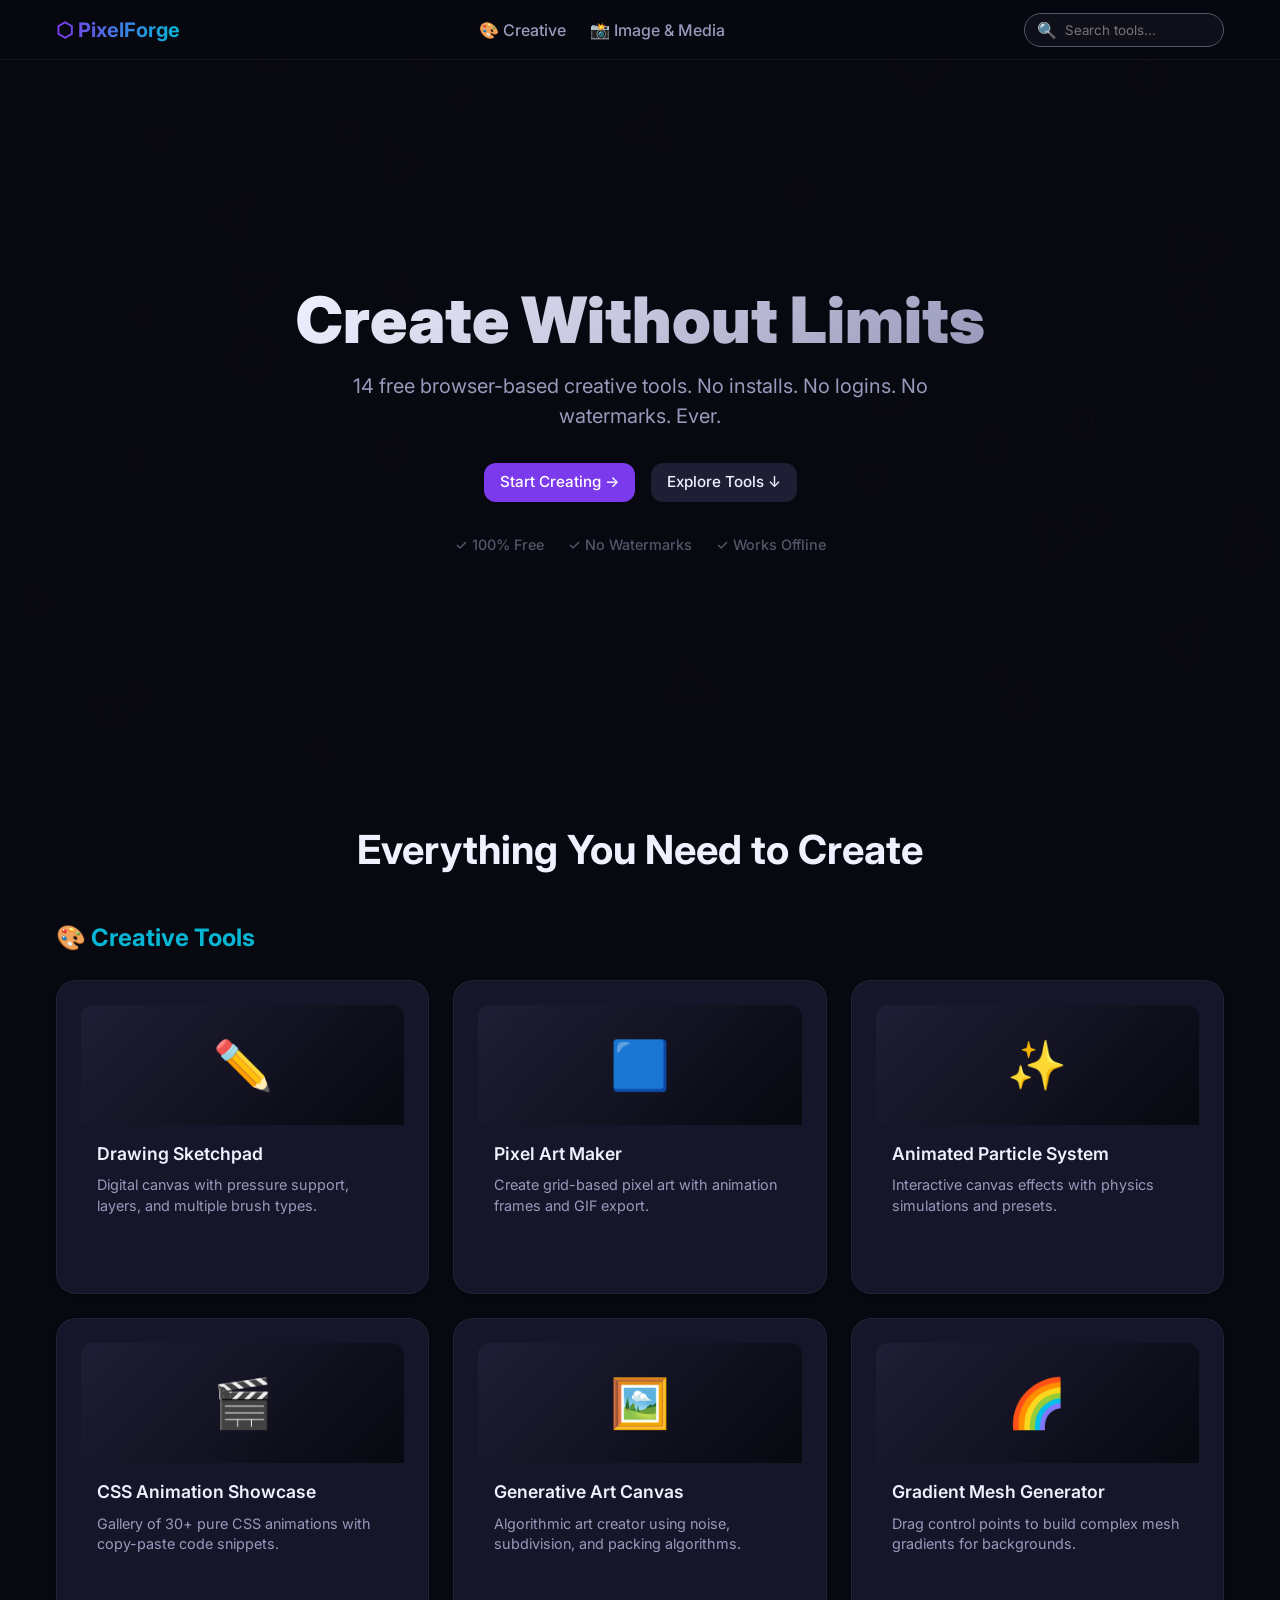
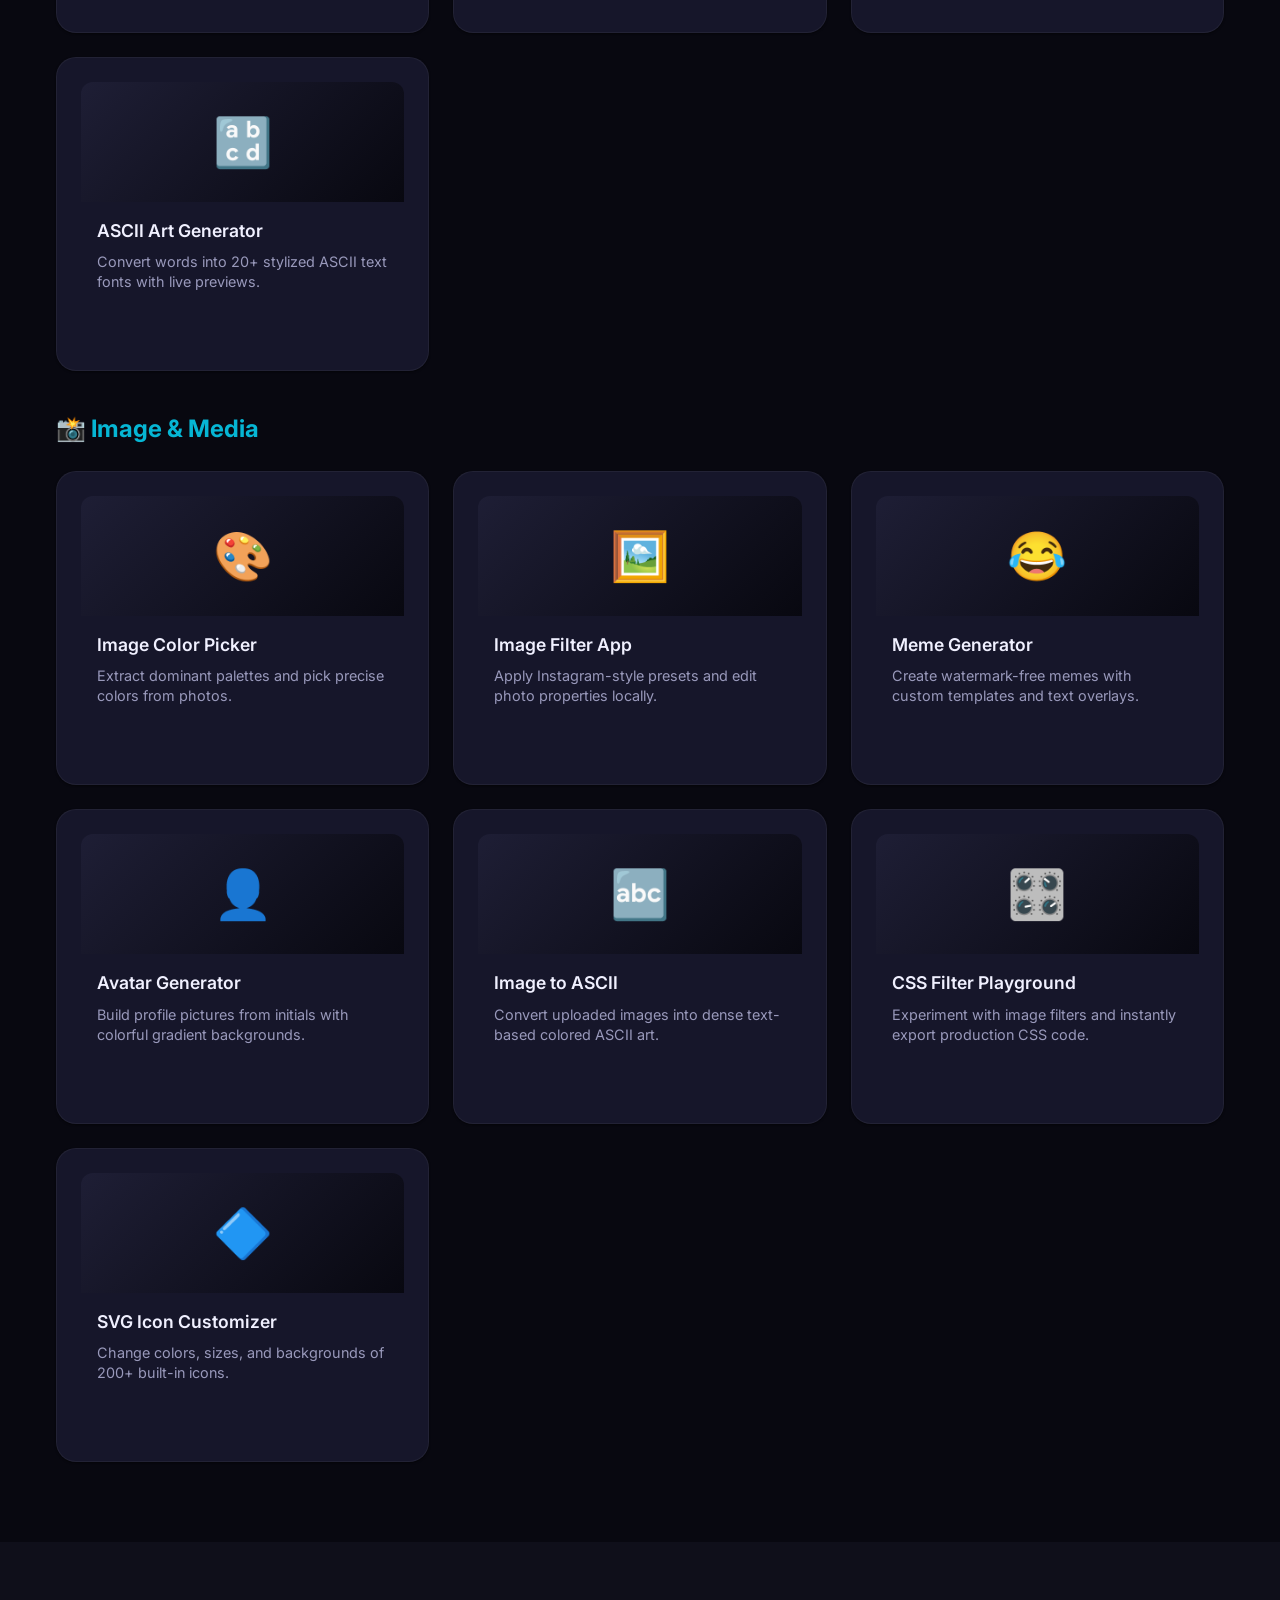
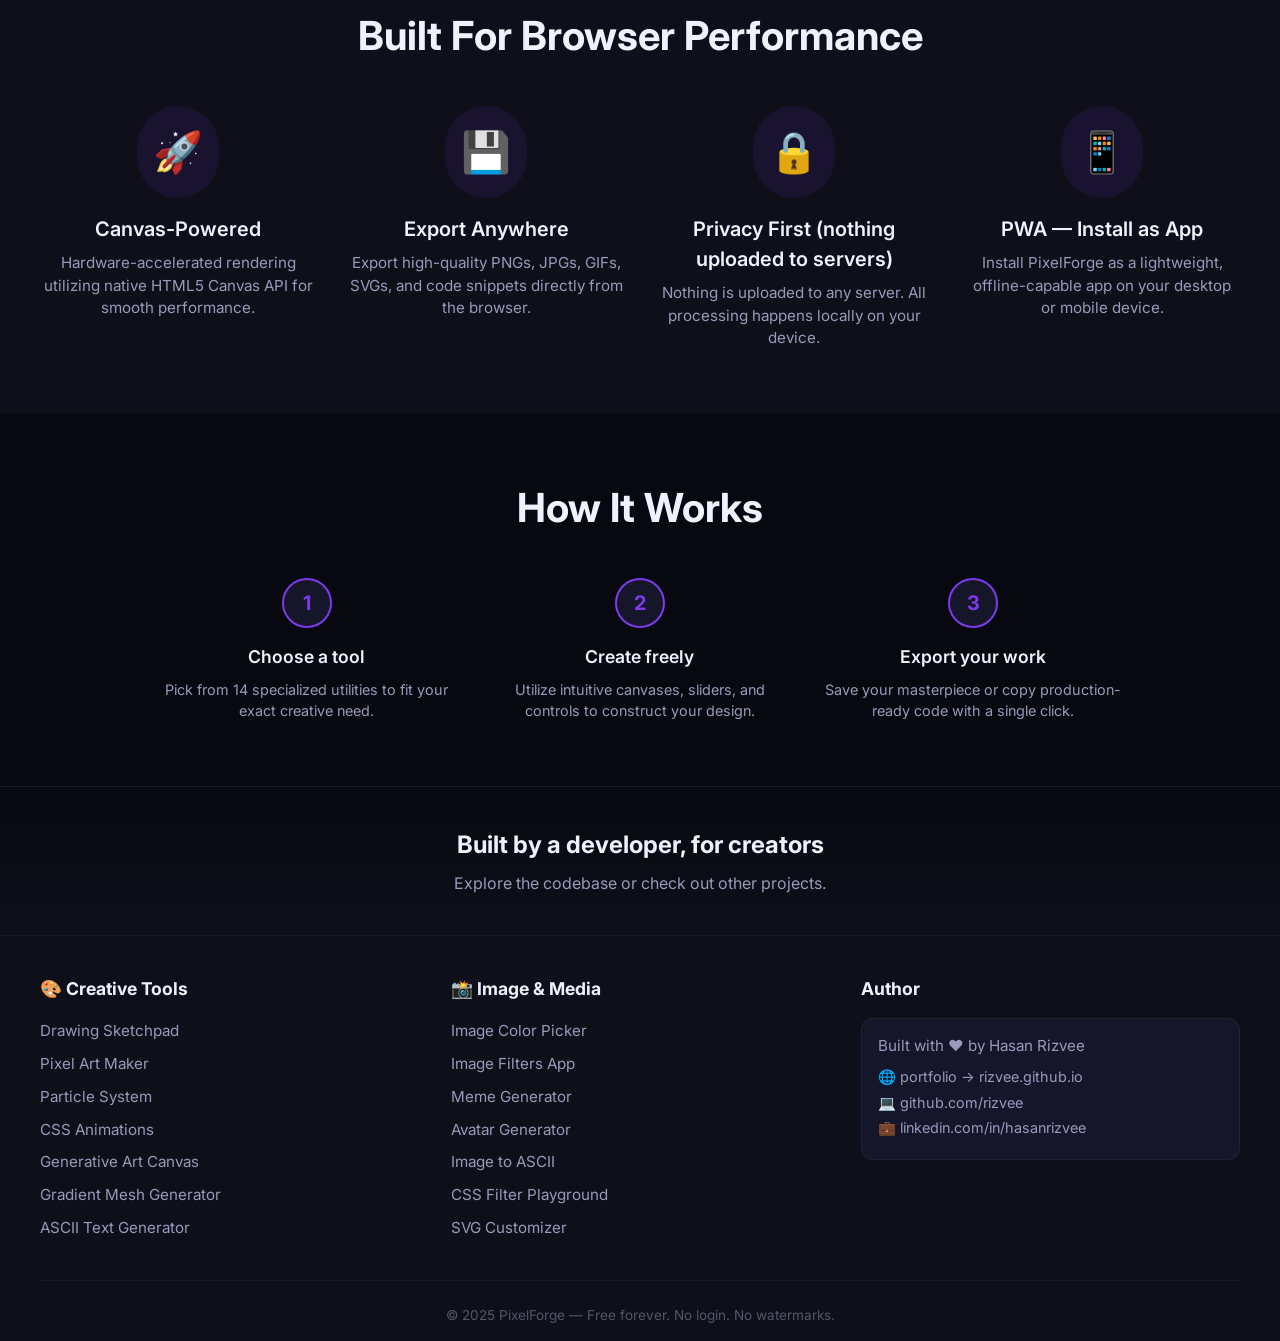
<file: index.html>
﻿<!DOCTYPE html>
<html lang="en">
<head>
  <meta charset="UTF-8">
  <meta name="viewport" content="width=device-width, initial-scale=1.0">
  <title>PixelForge | Free Online Creative Tools — Drawing, Pixel Art, Image Editor & More</title>
  <meta name="description" content="PixelForge is a free browser-based creative toolkit. Drawing sketchpad, pixel art maker, image filters, meme generator, ASCII art, gradient mesh, generative art and more. No install, no login, 100% free.">
  <meta name="author" content="Hasan Rizvee">
  <link rel="canonical" href="https://rizvee.github.io/pixelforge/">
  
  <!-- Open Graph -->
  <meta property="og:title" content="PixelForge | Free Online Creative Tools — Drawing, Pixel Art, Image Editor & More">
  <meta property="og:description" content="PixelForge is a free browser-based creative toolkit. Drawing sketchpad, pixel art maker, image filters, meme generator, ASCII art, gradient mesh, generative art and more. No install, no login, 100% free.">
  <meta property="og:image" content="https://rizvee.github.io/pixelforge/assets/og-image.png">
  <meta property="og:url" content="https://rizvee.github.io/pixelforge/">
  <meta property="og:type" content="website">
  
  <!-- Twitter Card -->
  <meta name="twitter:card" content="summary_large_image">
  <meta name="twitter:title" content="PixelForge | Free Online Creative Tools">
  <meta name="twitter:description" content="PixelForge is a free browser-based creative toolkit. Drawing, pixel art, image filters, meme generator and more.">
  <meta name="twitter:image" content="https://rizvee.github.io/pixelforge/assets/og-image.png">

  <link rel="manifest" href="./manifest.json">
  <link rel="stylesheet" href="./css/global.css">
  
  <style>
    /* Home Specific CSS */
    .hero-section {
      position: relative;
      min-height: 80vh;
      display: flex;
      align-items: center;
      justify-content: center;
      text-align: center;
      padding: var(--s-10) var(--s-4);
      overflow: hidden;
    }
    .hero-bg-canvas {
      position: absolute;
      top: 0; left: 0; width: 100%; height: 100%;
      z-index: -1;
      opacity: 0.3;
    }
    .hero-content {
      max-width: 800px;
      z-index: 10;
    }
    .hero-title {
      font-size: clamp(2.5rem, 5vw, 4.5rem);
      font-weight: 900;
      margin-bottom: var(--s-4);
      background: linear-gradient(135deg, var(--text-primary), var(--text-secondary));
      -webkit-background-clip: text;
      background-clip: text;
      -webkit-text-fill-color: transparent;
      line-height: 1.1;
    }
    .hero-subtitle {
      font-size: clamp(1rem, 2vw, 1.25rem);
      color: var(--text-secondary);
      margin-bottom: var(--s-8);
      max-width: 600px;
      margin-inline: auto;
    }
    .hero-ctas {
      display: flex;
      gap: var(--s-4);
      justify-content: center;
      margin-bottom: var(--s-8);
      flex-wrap: wrap;
    }
    .trust-badges {
      display: flex;
      gap: var(--s-6);
      justify-content: center;
      flex-wrap: wrap;
    }
    .trust-badge {
      display: flex;
      align-items: center;
      gap: var(--s-2);
      color: var(--text-muted);
      font-size: 0.9rem;
      font-weight: 500;
    }

    .section-title {
      text-align: center;
      font-size: clamp(2rem, 4vw, 2.5rem);
      margin-bottom: var(--s-10);
      font-weight: 700;
    }

    .tools-grid-container {
      max-width: 1200px;
      margin: 0 auto;
      padding: var(--s-10) var(--s-4);
    }
    .tools-subsection-title {
      font-size: 1.5rem;
      margin-bottom: var(--s-6);
      color: var(--accent-secondary);
      display: flex;
      align-items: center;
      gap: var(--s-3);
    }
    .tools-grid {
      display: grid;
      grid-template-columns: repeat(auto-fill, minmax(280px, 1fr));
      gap: var(--s-6);
      margin-bottom: var(--s-10);
    }
    .tool-card {
      position: relative;
      display: flex;
      flex-direction: column;
      height: 100%;
      text-decoration: none;
      color: inherit;
    }
    .tool-icon-wrapper {
      height: 120px;
      border-radius: var(--r-md) var(--r-md) 0 0;
      background: linear-gradient(135deg, var(--bg-card-hover), var(--bg-main));
      display: flex;
      align-items: center;
      justify-content: center;
      font-size: 3rem;
    }
    .tool-info {
      padding: var(--s-4);
      flex-grow: 1;
      display: flex;
      flex-direction: column;
    }
    .tool-title { font-size: 1.1rem; font-weight: 600; margin-bottom: var(--s-2); }
    .tool-desc { color: var(--text-secondary); font-size: 0.9rem; margin-bottom: var(--s-4); line-height: 1.4; flex-grow: 1; }
    .tool-link-btn {
      color: var(--accent-primary);
      font-weight: 500;
      font-size: 0.9rem;
      opacity: 0;
      transform: translateY(10px);
      transition: all var(--t-fast);
      display: inline-block;
    }
    .tool-card:hover .tool-link-btn {
      opacity: 1;
      transform: translateY(0);
    }

    .features-section {
      background: var(--bg-surface);
      padding: var(--s-16) var(--s-4);
    }
    .features-grid {
      max-width: 1200px;
      margin: 0 auto;
      display: grid;
      grid-template-columns: repeat(auto-fit, minmax(250px, 1fr));
      gap: var(--s-8);
    }
    .feature-card { text-align: center; }
    .feature-icon {
      font-size: 2.5rem;
      margin-bottom: var(--s-4);
      display: inline-block;
      padding: var(--s-4);
      background: rgba(124, 58, 237, 0.1);
      border-radius: var(--r-full);
      color: var(--accent-primary);
    }
    .feature-title { font-size: 1.25rem; font-weight: 600; margin-bottom: var(--s-2); }
    .feature-desc { color: var(--text-secondary); font-size: 0.95rem; }

    .how-it-works {
      padding: var(--s-16) var(--s-4);
      max-width: 1000px;
      margin: 0 auto;
    }
    .steps-container {
      display: flex;
      flex-wrap: wrap;
      justify-content: center;
      gap: var(--s-8);
      position: relative;
    }
    .step {
      flex: 1;
      min-width: 250px;
      text-align: center;
    }
    .step-number {
      width: 50px;
      height: 50px;
      background: var(--bg-card);
      border: 2px solid var(--accent-primary);
      border-radius: 50%;
      display: flex;
      align-items: center;
      justify-content: center;
      font-size: 1.25rem;
      font-weight: 700;
      margin: 0 auto var(--s-4);
      color: var(--accent-primary);
    }
    .step-title { font-size: 1.1rem; font-weight: 600; margin-bottom: var(--s-2); }
    .step-desc { color: var(--text-secondary); font-size: 0.9rem; }

    .author-section {
      padding: var(--s-10) var(--s-4);
      background: linear-gradient(to bottom, var(--bg-main), var(--bg-surface));
      text-align: center;
      border-top: 1px solid rgba(255,255,255,0.05);
    }
  </style>

  <!-- JSON-LD Schema -->
  <script type="application/ld+json">
  {
    "@context": "https://schema.org",
    "@type": ["WebApplication", "SoftwareApplication", "ImageObject"],
    "name": "PixelForge",
    "description": "PixelForge is a free browser-based creative toolkit featuring a drawing sketchpad, pixel art maker, image filters, and more.",
    "url": "https://rizvee.github.io/pixelforge/",
    "applicationCategory": "DesignApplication",
    "operatingSystem": "Any",
    "offers": {
      "@type": "Offer",
      "price": "0",
      "priceCurrency": "USD"
    },
    "author": {
      "@type": "Person",
      "name": "Hasan Rizvee",
      "url": "https://rizvee.github.io"
    }
  }
  </script>
  <link rel="manifest" href="./manifest.json">
  <link rel="icon" type="image/x-icon" href="./favicon.ico">
</head>
<body>

  <header class="nav-wrapper">
    <div class="nav-container">
      <a href="index.html" class="logo-link">
        <span class="logo-text">⬡ PixelForge</span>
      </a>
      
      <input type="checkbox" id="mob-menu-toggle">
      <label for="mob-menu-toggle" class="hamburger">
        <div></div><div></div><div></div>
      </label>

      <nav class="nav-links">
        <div class="dropdown">
          <span class="dropdown-toggle">🎨 Creative</span>
          <div class="dropdown-menu">
            <a href="sketchpad.html">✏️ Drawing Sketchpad</a>
            <a href="pixel-art.html">🟦 Pixel Art Maker</a>
            <a href="particles.html">✨ Particle System</a>
            <a href="css-animations.html">🎬 CSS Animations</a>
            <a href="generative-art.html">🖼️ Generative Art</a>
            <a href="gradient-mesh.html">🌈 Gradient Mesh</a>
            <a href="ascii-text.html">🔡 ASCII Text Art</a>
          </div>
        </div>
        <div class="dropdown">
          <span class="dropdown-toggle">📸 Image & Media</span>
          <div class="dropdown-menu">
            <a href="color-picker.html">🎨 Image Color Picker</a>
            <a href="image-filters.html">🖼️ Image Filters</a>
            <a href="meme-generator.html">😂 Meme Generator</a>
            <a href="avatar-generator.html">👤 Avatar Generator</a>
            <a href="image-to-ascii.html">🔤 Image to ASCII</a>
            <a href="css-filter-playground.html">🎛️ CSS Filters</a>
            <a href="svg-customizer.html">🔷 SVG Customizer</a>
          </div>
        </div>
      </nav>

      <div class="nav-actions">
        <div class="nav-search">
          <span>🔍</span>
          <input type="text" placeholder="Search tools..." aria-label="Search">
        </div>
      </div>
    </div>
  </header>

  <main>
    <section class="hero-section">
      <canvas id="hero-canvas" class="hero-bg-canvas"></canvas>
      <div class="hero-content">
        <h1 class="hero-title animate-on-scroll">Create Without Limits</h1>
        <p class="hero-subtitle animate-on-scroll">14 free browser-based creative tools. No installs. No logins. No watermarks. Ever.</p>
        <div class="hero-ctas animate-on-scroll">
          <a href="sketchpad.html" class="btn btn-primary">Start Creating →</a>
          <a href="#tools" class="btn btn-secondary">Explore Tools ↓</a>
        </div>
        <div class="trust-badges animate-on-scroll">
          <span class="trust-badge">✓ 100% Free</span>
          <span class="trust-badge">✓ No Watermarks</span>
          <span class="trust-badge">✓ Works Offline</span>
        </div>
      </div>
    </section>

    <div id="tools" class="tools-grid-container">
      <h2 class="section-title animate-on-scroll">Everything You Need to Create</h2>
      
      <!-- Creative Tools -->
      <h3 class="tools-subsection-title animate-on-scroll">🎨 Creative Tools</h3>
      <div class="tools-grid">
        <a href="sketchpad.html" class="tool-card card card-hover animate-on-scroll">
          <div class="tool-icon-wrapper">✏️</div>
          <div class="tool-info">
            <h4 class="tool-title">Drawing Sketchpad</h4>
            <p class="tool-desc">Digital canvas with pressure support, layers, and multiple brush types.</p>
            <span class="tool-link-btn">Open Tool →</span>
          </div>
        </a>
        <a href="pixel-art.html" class="tool-card card card-hover animate-on-scroll">
          <div class="tool-icon-wrapper">🟦</div>
          <div class="tool-info">
            <h4 class="tool-title">Pixel Art Maker</h4>
            <p class="tool-desc">Create grid-based pixel art with animation frames and GIF export.</p>
            <span class="tool-link-btn">Open Tool →</span>
          </div>
        </a>
        <a href="particles.html" class="tool-card card card-hover animate-on-scroll">
          <div class="tool-icon-wrapper">✨</div>
          <div class="tool-info">
            <h4 class="tool-title">Animated Particle System</h4>
            <p class="tool-desc">Interactive canvas effects with physics simulations and presets.</p>
            <span class="tool-link-btn">Open Tool →</span>
          </div>
        </a>
        <a href="css-animations.html" class="tool-card card card-hover animate-on-scroll">
          <div class="tool-icon-wrapper">🎬</div>
          <div class="tool-info">
            <h4 class="tool-title">CSS Animation Showcase</h4>
            <p class="tool-desc">Gallery of 30+ pure CSS animations with copy-paste code snippets.</p>
            <span class="tool-link-btn">Open Tool →</span>
          </div>
        </a>
        <a href="generative-art.html" class="tool-card card card-hover animate-on-scroll">
          <div class="tool-icon-wrapper">🖼️</div>
          <div class="tool-info">
            <h4 class="tool-title">Generative Art Canvas</h4>
            <p class="tool-desc">Algorithmic art creator using noise, subdivision, and packing algorithms.</p>
            <span class="tool-link-btn">Open Tool →</span>
          </div>
        </a>
        <a href="gradient-mesh.html" class="tool-card card card-hover animate-on-scroll">
          <div class="tool-icon-wrapper">🌈</div>
          <div class="tool-info">
            <h4 class="tool-title">Gradient Mesh Generator</h4>
            <p class="tool-desc">Drag control points to build complex mesh gradients for backgrounds.</p>
            <span class="tool-link-btn">Open Tool →</span>
          </div>
        </a>
        <a href="ascii-text.html" class="tool-card card card-hover animate-on-scroll">
          <div class="tool-icon-wrapper">🔡</div>
          <div class="tool-info">
            <h4 class="tool-title">ASCII Art Generator</h4>
            <p class="tool-desc">Convert words into 20+ stylized ASCII text fonts with live previews.</p>
            <span class="tool-link-btn">Open Tool →</span>
          </div>
        </a>
      </div>

      <!-- Image & Media Tools -->
      <h3 class="tools-subsection-title animate-on-scroll">📸 Image & Media</h3>
      <div class="tools-grid">
        <a href="color-picker.html" class="tool-card card card-hover animate-on-scroll">
          <div class="tool-icon-wrapper">🎨</div>
          <div class="tool-info">
            <h4 class="tool-title">Image Color Picker</h4>
            <p class="tool-desc">Extract dominant palettes and pick precise colors from photos.</p>
            <span class="tool-link-btn">Open Tool →</span>
          </div>
        </a>
        <a href="image-filters.html" class="tool-card card card-hover animate-on-scroll">
          <div class="tool-icon-wrapper">🖼️</div>
          <div class="tool-info">
            <h4 class="tool-title">Image Filter App</h4>
            <p class="tool-desc">Apply Instagram-style presets and edit photo properties locally.</p>
            <span class="tool-link-btn">Open Tool →</span>
          </div>
        </a>
        <a href="meme-generator.html" class="tool-card card card-hover animate-on-scroll">
          <div class="tool-icon-wrapper">😂</div>
          <div class="tool-info">
            <h4 class="tool-title">Meme Generator</h4>
            <p class="tool-desc">Create watermark-free memes with custom templates and text overlays.</p>
            <span class="tool-link-btn">Open Tool →</span>
          </div>
        </a>
        <a href="avatar-generator.html" class="tool-card card card-hover animate-on-scroll">
          <div class="tool-icon-wrapper">👤</div>
          <div class="tool-info">
            <h4 class="tool-title">Avatar Generator</h4>
            <p class="tool-desc">Build profile pictures from initials with colorful gradient backgrounds.</p>
            <span class="tool-link-btn">Open Tool →</span>
          </div>
        </a>
        <a href="image-to-ascii.html" class="tool-card card card-hover animate-on-scroll">
          <div class="tool-icon-wrapper">🔤</div>
          <div class="tool-info">
            <h4 class="tool-title">Image to ASCII</h4>
            <p class="tool-desc">Convert uploaded images into dense text-based colored ASCII art.</p>
            <span class="tool-link-btn">Open Tool →</span>
          </div>
        </a>
        <a href="css-filter-playground.html" class="tool-card card card-hover animate-on-scroll">
          <div class="tool-icon-wrapper">🎛️</div>
          <div class="tool-info">
            <h4 class="tool-title">CSS Filter Playground</h4>
            <p class="tool-desc">Experiment with image filters and instantly export production CSS code.</p>
            <span class="tool-link-btn">Open Tool →</span>
          </div>
        </a>
        <a href="svg-customizer.html" class="tool-card card card-hover animate-on-scroll">
          <div class="tool-icon-wrapper">🔷</div>
          <div class="tool-info">
            <h4 class="tool-title">SVG Icon Customizer</h4>
            <p class="tool-desc">Change colors, sizes, and backgrounds of 200+ built-in icons.</p>
            <span class="tool-link-btn">Open Tool →</span>
          </div>
        </a>
      </div>
    </div>

    <section class="features-section">
      <h2 class="section-title animate-on-scroll">Built For Browser Performance</h2>
      <div class="features-grid">
        <div class="feature-card animate-on-scroll">
          <div class="feature-icon">🚀</div>
          <h3 class="feature-title">Canvas-Powered</h3>
          <p class="feature-desc">Hardware-accelerated rendering utilizing native HTML5 Canvas API for smooth performance.</p>
        </div>
        <div class="feature-card animate-on-scroll">
          <div class="feature-icon">💾</div>
          <h3 class="feature-title">Export Anywhere</h3>
          <p class="feature-desc">Export high-quality PNGs, JPGs, GIFs, SVGs, and code snippets directly from the browser.</p>
        </div>
        <div class="feature-card animate-on-scroll">
          <div class="feature-icon">🔒</div>
          <h3 class="feature-title">Privacy First (nothing uploaded to servers)</h3>
          <p class="feature-desc">Nothing is uploaded to any server. All processing happens locally on your device.</p>
        </div>
        <div class="feature-card animate-on-scroll">
          <div class="feature-icon">📱</div>
          <h3 class="feature-title">PWA — Install as App</h3>
          <p class="feature-desc">Install PixelForge as a lightweight, offline-capable app on your desktop or mobile device.</p>
        </div>
      </div>
    </section>

    <section class="how-it-works">
      <h2 class="section-title animate-on-scroll">How It Works</h2>
      <div class="steps-container">
        <div class="step animate-on-scroll">
          <div class="step-number">1</div>
          <h3 class="step-title">Choose a tool</h3>
          <p class="step-desc">Pick from 14 specialized utilities to fit your exact creative need.</p>
        </div>
        <div class="step animate-on-scroll">
          <div class="step-number">2</div>
          <h3 class="step-title">Create freely</h3>
          <p class="step-desc">Utilize intuitive canvases, sliders, and controls to construct your design.</p>
        </div>
        <div class="step animate-on-scroll">
          <div class="step-number">3</div>
          <h3 class="step-title">Export your work</h3>
          <p class="step-desc">Save your masterpiece or copy production-ready code with a single click.</p>
        </div>
      </div>
    </section>

    <section class="author-section animate-on-scroll">
      <h2>Built by a developer, for creators</h2>
      <p style="color: var(--text-secondary); margin-top: var(--s-2);">Explore the codebase or check out other projects.</p>
    </section>
  </main>

  <footer class="site-footer">
    <div class="footer-container">
      <div class="footer-col">
        <h3>🎨 Creative Tools</h3>
        <ul>
          <li><a href="sketchpad.html">Drawing Sketchpad</a></li>
          <li><a href="pixel-art.html">Pixel Art Maker</a></li>
          <li><a href="particles.html">Particle System</a></li>
          <li><a href="css-animations.html">CSS Animations</a></li>
          <li><a href="generative-art.html">Generative Art Canvas</a></li>
          <li><a href="gradient-mesh.html">Gradient Mesh Generator</a></li>
          <li><a href="ascii-text.html">ASCII Text Generator</a></li>
        </ul>
      </div>
      <div class="footer-col">
        <h3>📸 Image & Media</h3>
        <ul>
          <li><a href="color-picker.html">Image Color Picker</a></li>
          <li><a href="image-filters.html">Image Filters App</a></li>
          <li><a href="meme-generator.html">Meme Generator</a></li>
          <li><a href="avatar-generator.html">Avatar Generator</a></li>
          <li><a href="image-to-ascii.html">Image to ASCII</a></li>
          <li><a href="css-filter-playground.html">CSS Filter Playground</a></li>
          <li><a href="svg-customizer.html">SVG Customizer</a></li>
        </ul>
      </div>
      <div class="footer-col">
        <h3>Author</h3>
        <div class="footer-author-box">
          <p>Built with ♥ by Hasan Rizvee</p>
          <a href="https://rizvee.github.io">🌐 portfolio -> rizvee.github.io</a>
          <a href="https://github.com/rizvee">💻 github.com/rizvee</a>
          <a href="https://linkedin.com/in/hasanrizvee">💼 linkedin.com/in/hasanrizvee</a>
        </div>
      </div>
    </div>
    <div class="footer-bottom">
      &copy; 2025 PixelForge — Free forever. No login. No watermarks.
    </div>
  </footer>

  <script src="./js/global.js"></script>
  <script>
    // Simple animated canvas background for Hero section
    const canvas = document.getElementById('hero-canvas');
    if (canvas) {
      const ctx = canvas.getContext('2d');
      let w, h;
      let particles = [];
      const resize = () => {
        w = canvas.width = canvas.parentElement.clientWidth;
        h = canvas.height = canvas.parentElement.clientHeight;
      };
      
      class GeometricParticle {
        constructor() {
          this.reset();
          this.y = Math.random() * h;
        }
        reset() {
          this.x = Math.random() * w;
          this.y = h + Math.random() * 100;
          this.size = Math.random() * 30 + 10;
          this.speed = Math.random() * 0.5 + 0.1;
          this.angle = Math.random() * Math.PI * 2;
          this.rotSpeed = (Math.random() - 0.5) * 0.02;
          this.type = Math.floor(Math.random() * 3); // 0=rect, 1=circle, 2=triangle
        }
        update() {
          this.y -= this.speed;
          this.angle += this.rotSpeed;
          if (this.y < -50) this.reset();
        }
        draw() {
          ctx.save();
          ctx.translate(this.x, this.y);
          ctx.rotate(this.angle);
          ctx.strokeStyle = `rgba(124, 58, 237, 0.15)`;
          ctx.lineWidth = 1;
          ctx.beginPath();
          if (this.type === 0) {
            ctx.rect(-this.size/2, -this.size/2, this.size, this.size);
          } else if (this.type === 1) {
            ctx.arc(0, 0, this.size/2, 0, Math.PI * 2);
          } else {
            ctx.moveTo(0, -this.size/2);
            ctx.lineTo(this.size/2, this.size/2);
            ctx.lineTo(-this.size/2, this.size/2);
            ctx.closePath();
          }
          ctx.stroke();
          ctx.restore();
        }
      }

      const init = () => {
        resize();
        particles = Array.from({length: 40}, () => new GeometricParticle());
      };

      const animate = () => {
        ctx.clearRect(0, 0, w, h);
        particles.forEach(p => { p.update(); p.draw(); });
        requestAnimationFrame(animate);
      };

      window.addEventListener('resize', PF.ui.debounce(resize, 200));
      init();
      animate();
    }
  </script>
</body>
</html>
</file>
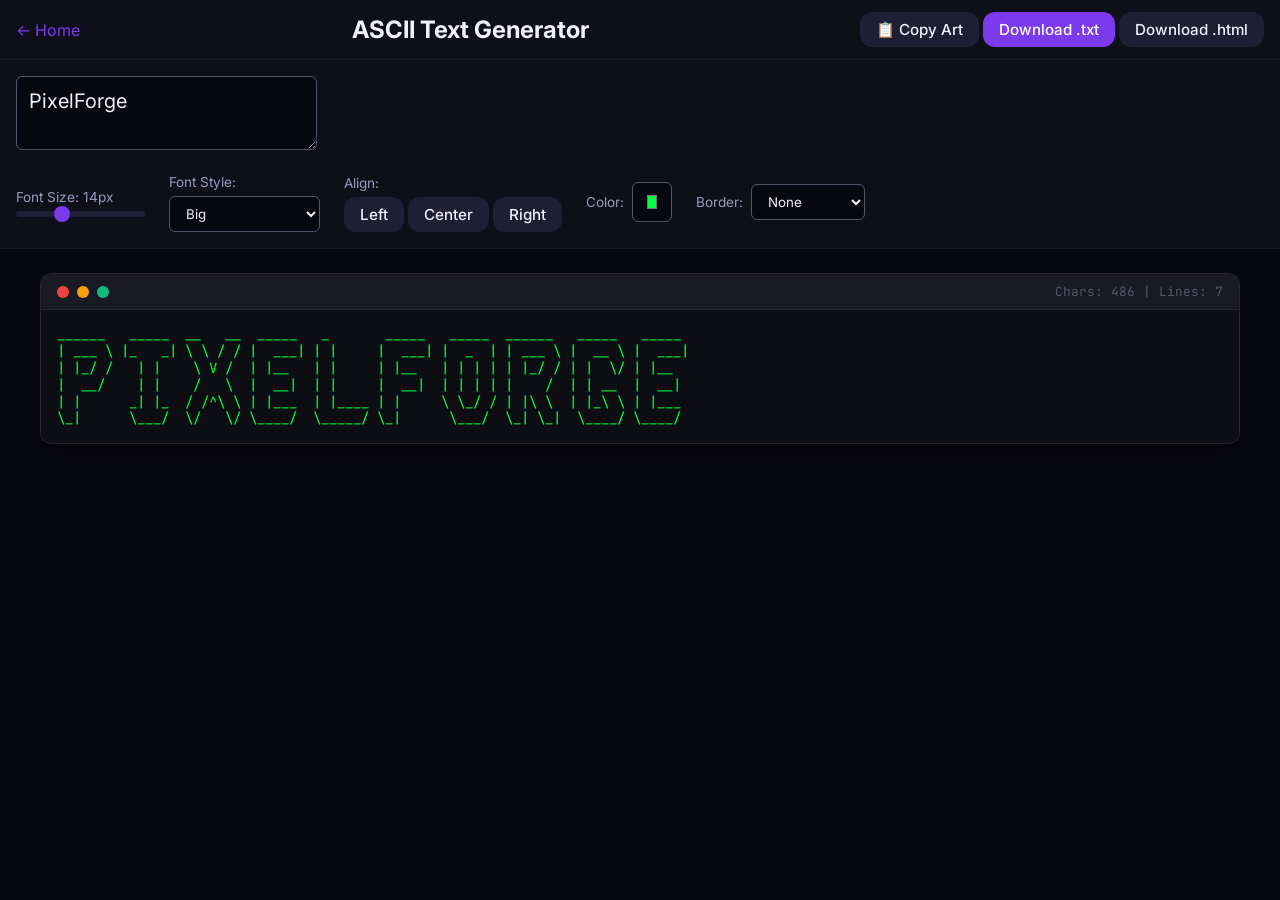
<file: ascii-text.html>
<!DOCTYPE html>
<html lang="en">
<head>
  <meta charset="UTF-8">
  <meta name="viewport" content="width=device-width, initial-scale=1.0">
  <title>ASCII Art Generator Online | Convert Text to ASCII Art — PixelForge</title>
  <meta name="description" content="Generate ASCII art text online. 20+ fonts including Big, Block, 3D, Bubble. Copy or download your ASCII art. Free online tool.">
  <link rel="stylesheet" href="./css/global.css">
  <link rel="stylesheet" href="./css/ascii-text.css">
  <link rel="manifest" href="./manifest.json">
</head>
<body class="tool-layout">
  <header class="tool-nav">
    <a href="index.html" class="back-link">← Home</a>
    <h2>ASCII Text Generator</h2>
    <div class="tool-nav-actions">
      <button class="btn btn-secondary btn-sm" id="btn-copy">📋 Copy Art</button>
      <button class="btn btn-primary btn-sm" id="btn-download">Download .txt</button>
      <button class="btn btn-secondary btn-sm" id="btn-download-html">Download .html</button>
    </div>
  </header>

  <div class="app-container" style="flex-direction:column;">
    <!-- Top Input Section -->
    <div class="top-controls panel">
      <div class="input-main">
        <textarea id="text-input" class="input w-full" placeholder="Type something..." rows="2">PixelForge</textarea>
      </div>
      
      <div class="controls-grid">
        <div class="control-group">
          <label>Font Size: <span id="val-size">14px</span></label>
          <input type="range" class="range" id="param-size" min="6" max="30" value="14">
        </div>
        
        <div class="control-group">
          <label>Font Style:</label>
          <select class="select w-full" id="param-font">
            <optgroup label="Real Fonts (Full Character Map)">
              <option value="big">Big</option>
              <option value="block">Block</option>
            </optgroup>
            <optgroup label="Stylized Previews (Approximations)">
              <option value="banner">Banner</option>
              <option value="bubble">Bubble</option>
              <option value="digital">Digital</option>
              <option value="slant">Slant</option>
              <option value="3d">3-D</option>
              <option value="shadow">Shadow</option>
              <option value="gothic">Gothic</option>
              <option value="starwars">Star Wars</option>
              <option value="isometric">Isometric</option>
              <option value="calvin">Calvin S</option>
              <option value="ansi">ANSI Shadow</option>
              <option value="doom">Doom</option>
              <option value="larry3d">Larry 3D</option>
              <option value="roman">Roman</option>
              <option value="small">Small</option>
              <option value="cyber">Cybermedium</option>
              <option value="colossal">Colossal</option>
              <option value="elite">Elite</option>
            </optgroup>
          </select>
        </div>

        <div class="control-group">
          <label>Align:</label>
          <div style="display:flex; gap:4px">
            <button class="btn btn-secondary btn-sm align-btn active" data-align="left">Left</button>
            <button class="btn btn-secondary btn-sm align-btn" data-align="center">Center</button>
            <button class="btn btn-secondary btn-sm align-btn" data-align="right">Right</button>
          </div>
        </div>

        <div class="control-group flex-row-center">
          <label>Color:</label>
          <input type="color" id="param-color" class="input p-0" value="#00ff41" style="width:40px;height:40px">
        </div>
        
        <div class="control-group flex-row-center">
          <label>Border:</label>
          <select class="select" id="param-border">
            <option value="none">None</option>
            <option value="simple">Simple (#)</option>
            <option value="double">Double (=)</option>
            <option value="box">Box (┌─┐)</option>
          </select>
        </div>
      </div>
    </div>

    <!-- Output Section -->
    <div class="workspace-main">
      <div class="terminal-card">
        <div class="terminal-header">
          <div class="dots"><span></span><span></span><span></span></div>
          <span class="info-text" id="info-stats">Chars: 0 | Lines: 0</span>
        </div>
        <pre id="ascii-output" class="terminal-output"></pre>
      </div>
    </div>
  </div>

  <script src="./js/global.js"></script>
  <script src="./js/ascii-text.js"></script>
</body>
</html>
</file>
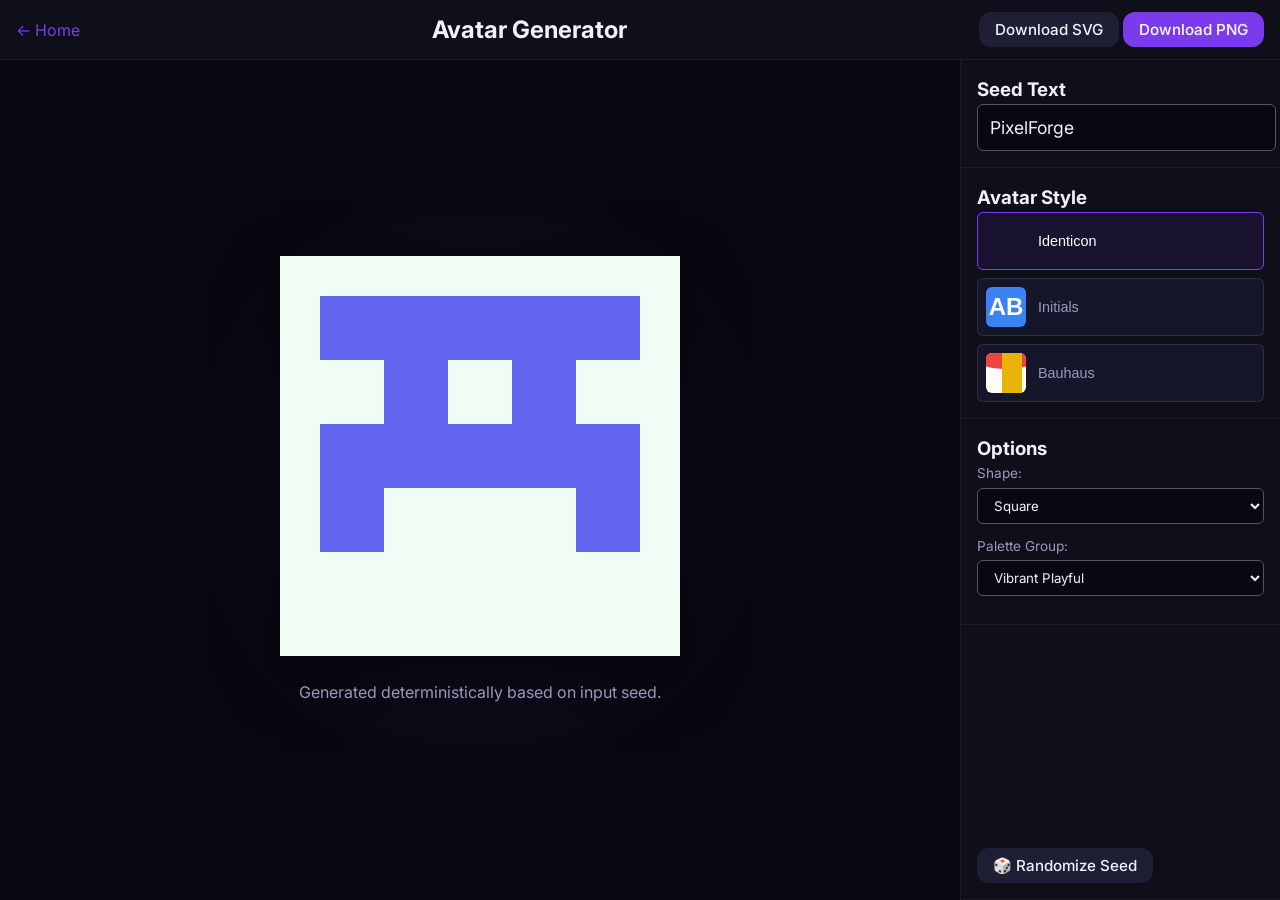
<file: avatar-generator.html>
<!DOCTYPE html>
<html lang="en">
<head>
  <meta charset="UTF-8">
  <meta name="viewport" content="width=device-width, initial-scale=1.0">
  <title>Avatar Generator Online | Create Profile Pictures — PixelForge</title>
  <meta name="description" content="Generate unique avatars from your name or seed word. Create Identicons, Initials, or Bauhaus abstract profile pictures instantly. Export PNG.">
  <link rel="stylesheet" href="./css/global.css">
  <link rel="stylesheet" href="./css/avatar-generator.css">
  <link rel="manifest" href="./manifest.json">
</head>
<body class="tool-layout">
  <header class="tool-nav">
    <a href="index.html" class="back-link">← Home</a>
    <h2>Avatar Generator</h2>
    <div class="tool-nav-actions">
      <button class="btn btn-secondary btn-sm" id="btn-export-svg">Download SVG</button>
      <button class="btn btn-primary btn-sm" id="btn-export-png">Download PNG</button>
    </div>
  </header>

  <div class="app-container">
    <main class="workspace">
      <div id="avatar-preview-box">
        <!-- We use an SVG element inside instead of canvas for crisp vector rendering -->
        <svg id="avatar-svg" xmlns="http://www.w3.org/2000/svg" viewBox="0 0 400 400" width="100%" height="100%" shape-rendering="crispEdges"></svg>
      </div>
      <p style="color:var(--text-secondary); margin-top:24px;">Generated deterministically based on input seed.</p>
    </main>

    <aside class="right-sidebar panel">
      <div class="panel-section">
        <h3>Seed Text</h3>
        <input type="text" class="input w-full" id="param-seed" placeholder="Enter username or email" value="PixelForge" style="font-size:1.1rem; padding:12px;">
      </div>

      <div class="panel-section">
        <h3>Avatar Style</h3>
        <div class="style-grid">
          <button class="style-btn active" data-style="identicon">
             <div class="style-img" style="background: url('data:image/svg+xml;utf8,<svg xmlns=\\'http://www.w3.org/2000/svg\\' viewBox=\\'0 0 5 5\\'><rect width=\\'5\\' height=\\'5\\' fill=\\'%23f0f0f0\\'/><rect x=\\'1\\' y=\\'1\\' width=\\'1\\' height=\\'1\\' fill=\\'%23ef4444\\'/><rect x=\\'3\\' y=\\'1\\' width=\\'1\\' height=\\'1\\' fill=\\'%23ef4444\\'/><rect x=\\'2\\' y=\\'3\\' width=\\'1\\' height=\\'1\\' fill=\\'%23ef4444\\'/></svg>'); background-size: cover; image-rendering:pixelated"></div>
             Identicon
          </button>
          <button class="style-btn" data-style="initials">
             <div class="style-img" style="background: #3b82f6; display:flex; align-items:center; justify-content:center; color:#fff; font-weight:bold; font-size:24px;">AB</div>
             Initials
          </button>
          <button class="style-btn" data-style="bauhaus">
             <div class="style-img" style="background: #fdfbf7; display:flex; align-items:center; justify-content:center; position:relative; overflow:hidden">
               <div style="position:absolute; width:150%; height:50%; background:#ef4444; border-radius:50%; top:-10%;"></div>
               <div style="position:absolute; width:50%; height:150%; background:#eab308; right:10%;"></div>
             </div>
             Bauhaus
          </button>
        </div>
      </div>

      <div class="panel-section">
        <h3>Options</h3>
        <div class="control-group">
          <label>Shape:</label>
          <select class="select w-full" id="param-shape">
            <option value="square">Square</option>
            <option value="circle">Circle</option>
            <option value="rounded">Rounded Box</option>
          </select>
        </div>
        
        <div class="control-group">
          <label>Palette Group:</label>
          <select class="select w-full" id="param-palette">
            <option value="vibrant">Vibrant Playful</option>
            <option value="pastel">Soft Pastel</option>
            <option value="dark">Dark Modern</option>
            <option value="monochrome">Monochrome</option>
          </select>
        </div>
      </div>
      
      <div class="panel-section" style="margin-top:auto">
          <button class="btn btn-secondary w-full" onclick="document.getElementById('param-seed').value = Math.random().toString(36).substring(7); document.getElementById('param-seed').dispatchEvent(new Event('input'))">🎲 Randomize Seed</button>
      </div>
    </aside>
  </div>

  <script src="./js/global.js"></script>
  <script src="./js/avatar-generator.js"></script>
</body>
</html>
</file>
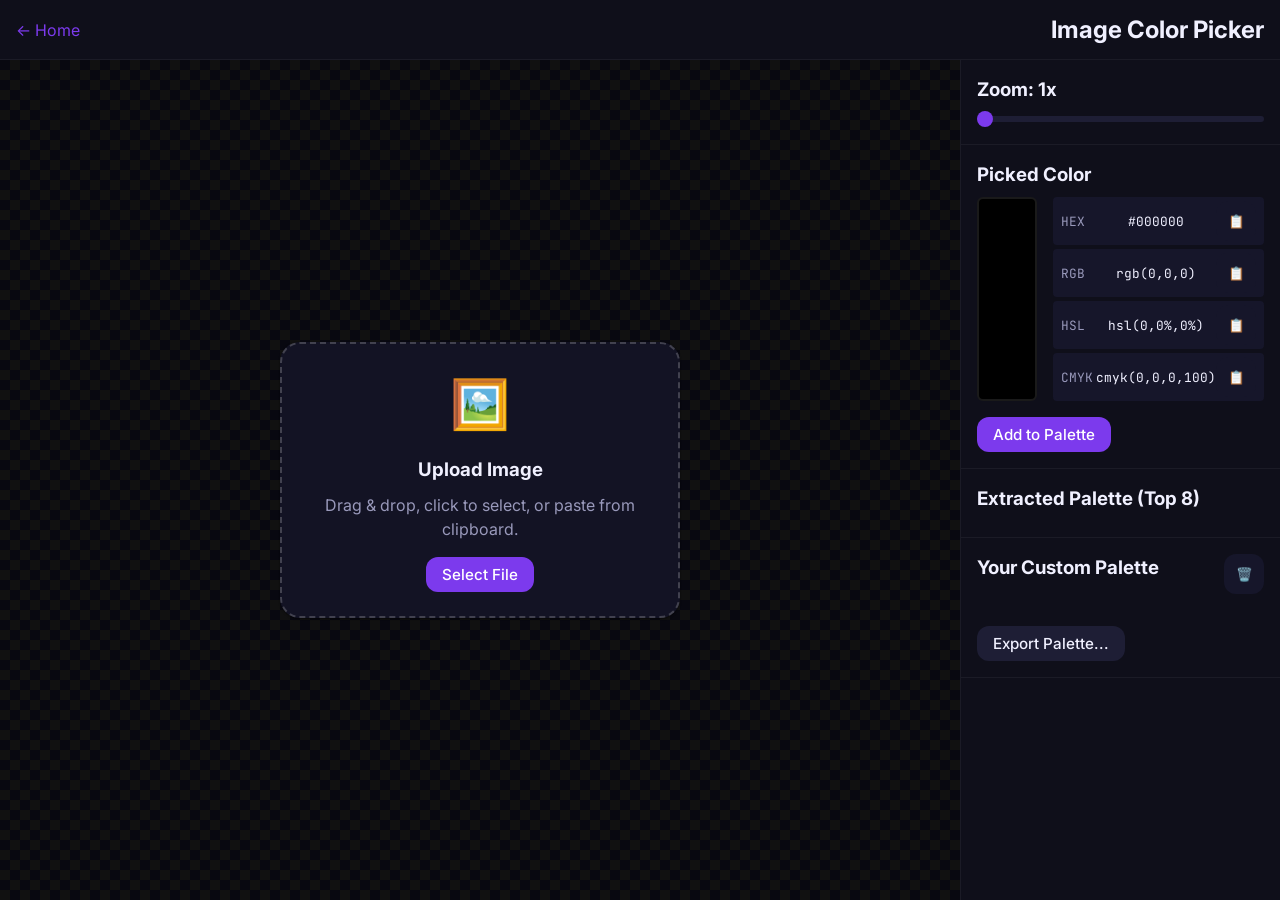
<file: color-picker.html>
<!DOCTYPE html>
<html lang="en">
<head>
  <meta charset="UTF-8">
  <meta name="viewport" content="width=device-width, initial-scale=1.0">
  <title>Image Color Picker Online | Extract Colors from Photos — PixelForge</title>
  <meta name="description" content="Pick colors from any image online. Get HEX, RGB, HSL, CMYK values. Auto-extract beautiful 8-color palettes. Export as CSS variables or Tailwind config.">
  <link rel="stylesheet" href="./css/global.css">
  <link rel="stylesheet" href="./css/color-picker.css">
  <link rel="manifest" href="./manifest.json">
</head>
<body class="tool-layout">
  <header class="tool-nav">
    <a href="index.html" class="back-link">← Home</a>
    <h2>Image Color Picker</h2>
  </header>

  <div class="app-container">
    <main class="image-workspace" id="drop-zone">
      <!-- Upload Overlay -->
      <div id="upload-overlay" class="upload-state">
        <div class="upload-box card">
          <div style="font-size:3rem; margin-bottom:16px;">🖼️</div>
          <h3 style="margin-bottom:8px">Upload Image</h3>
          <p style="color:var(--text-secondary); margin-bottom:16px;">Drag & drop, click to select, or paste from clipboard.</p>
          <input type="file" id="file-input" accept="image/*" style="display:none">
          <button class="btn btn-primary" onclick="document.getElementById('file-input').click()">Select File</button>
        </div>
      </div>
      
      <!-- Canvas Wrapper -->
      <div id="img-container" style="display:none;" class="img-container">
        <canvas id="img-canvas"></canvas>
        <div id="hover-lens" class="hover-lens">
          <div id="lens-color"></div>
          <span id="lens-hex">#000000</span>
        </div>
      </div>
    </main>

    <aside class="right-sidebar panel" id="sidebar">
      <div class="panel-section">
        <h3>Zoom: <span id="val-zoom">1x</span></h3>
        <input type="range" class="range w-full" id="param-zoom" min="1" max="8" value="1">
      </div>

      <div class="panel-section">
        <h3>Picked Color</h3>
        <div class="picked-color-display">
          <div id="active-swatch" class="large-swatch"></div>
          <div class="color-values">
            <div class="val-row">
              <span class="val-label">HEX</span>
              <span class="val-text" id="v-hex">#000000</span>
              <button class="btn-icon btn-sm" onclick="PF.ui.copyToClipboard(document.getElementById('v-hex').textContent)">📋</button>
            </div>
            <div class="val-row">
              <span class="val-label">RGB</span>
              <span class="val-text" id="v-rgb">rgb(0,0,0)</span>
              <button class="btn-icon btn-sm" onclick="PF.ui.copyToClipboard(document.getElementById('v-rgb').textContent)">📋</button>
            </div>
            <div class="val-row">
              <span class="val-label">HSL</span>
              <span class="val-text" id="v-hsl">hsl(0,0%,0%)</span>
              <button class="btn-icon btn-sm" onclick="PF.ui.copyToClipboard(document.getElementById('v-hsl').textContent)">📋</button>
            </div>
            <div class="val-row">
              <span class="val-label">CMYK</span>
              <span class="val-text" id="v-cmyk">cmyk(0,0,0,100)</span>
              <button class="btn-icon btn-sm" onclick="PF.ui.copyToClipboard(document.getElementById('v-cmyk').textContent)">📋</button>
            </div>
          </div>
        </div>
        <button class="btn btn-primary w-full" id="btn-add-palette" style="margin-top:16px;">Add to Palette</button>
      </div>

      <div class="panel-section">
        <h3>Extracted Palette (Top 8)</h3>
        <div id="extracted-palette" class="palette-grid"></div>
      </div>

      <div class="panel-section">
        <div style="display:flex; justify-content:space-between">
          <h3>Your Custom Palette</h3>
          <button class="btn-icon btn-sm" id="btn-clear-palette" title="Clear">🗑️</button>
        </div>
        <div id="custom-palette" class="custom-palette-grid"></div>
        <br>
        <button class="btn btn-secondary w-full" id="btn-export-palette">Export Palette...</button>
      </div>
    </aside>
  </div>

  <!-- Export Modal -->
  <div class="modal-backdrop" id="export-modal">
    <div class="modal-box">
      <div style="display:flex; justify-content:space-between; margin-bottom:16px;">
        <h3>Export Custom Palette</h3>
        <button class="btn-icon btn-sm" onclick="document.getElementById('export-modal').classList.remove('open')">✕</button>
      </div>
      
      <div style="display:flex; gap:8px; margin-bottom:16px;">
        <select class="select flex-1" id="export-format">
          <option value="css">CSS Variables</option>
          <option value="tailwind">Tailwind Config</option>
          <option value="scss">SCSS Map</option>
          <option value="json">JSON Array</option>
        </select>
        <button class="btn btn-primary" id="btn-copy-export">Copy</button>
      </div>
      
      <pre style="background:var(--bg-main); padding:16px; border-radius:8px;"><code id="export-code" style="color:#a5b4fc; font-family:var(--font-code);"></code></pre>
      
      <button class="btn btn-secondary w-full mt-4" id="btn-dl-png" style="margin-top:16px;">Download as PNG Swatch</button>
    </div>
  </div>

  <script src="./js/global.js"></script>
  <script src="./js/color-picker.js"></script>
</body>
</html>
</file>
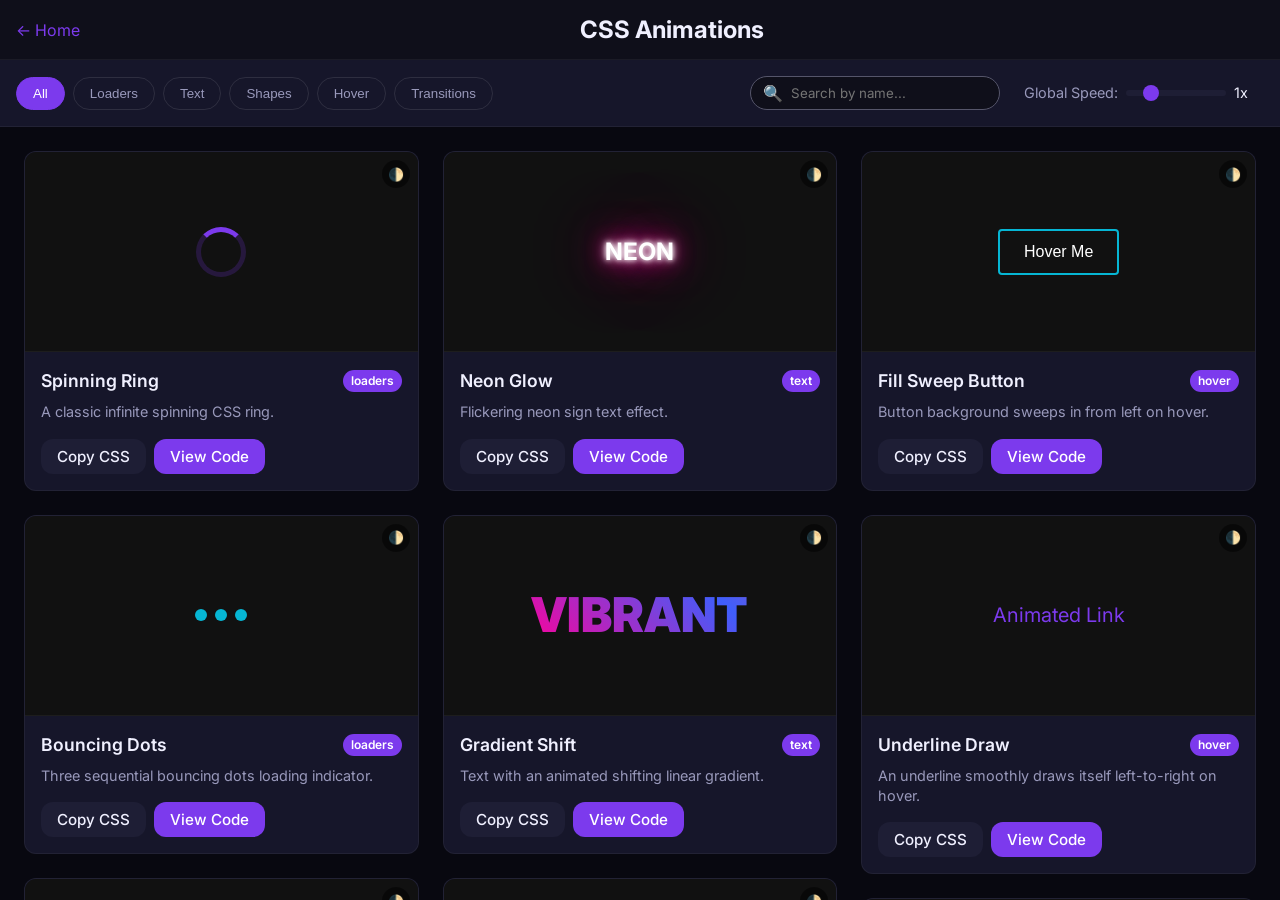
<file: css-animations.html>
<!DOCTYPE html>
<html lang="en">
<head>
  <meta charset="UTF-8">
  <meta name="viewport" content="width=device-width, initial-scale=1.0">
  <title>CSS Animation Examples Gallery | 30+ Animations with Code — PixelForge</title>
  <meta name="description" content="Browse pure CSS animations with live preview and copy-paste code. Loaders, text effects, shape morphs, hover effects. Free CSS snippets.">
  <link rel="stylesheet" href="./css/global.css">
  <link rel="stylesheet" href="./css/css-animations.css">
  <link rel="manifest" href="./manifest.json">
</head>
<body class="tool-layout">
  <header class="tool-nav">
    <a href="index.html" class="back-link">← Home</a>
    <h2>CSS Animations</h2>
    <div></div>
  </header>

  <div class="filter-bar">
    <div class="filter-tabs" id="category-tabs">
      <button class="active" data-cat="all">All</button>
      <button data-cat="loaders">Loaders</button>
      <button data-cat="text">Text</button>
      <button data-cat="shapes">Shapes</button>
      <button data-cat="hover">Hover</button>
      <button data-cat="transitions">Transitions</button>
    </div>
    
    <div class="filter-actions">
      <div class="nav-search" style="width: 250px;">
        <span>🔍</span>
        <input type="text" id="search-input" placeholder="Search by name...">
      </div>
      
      <div class="speed-control" style="display:flex; align-items:center; gap:8px;">
        <span style="font-size:0.9rem; color:var(--text-secondary)">Global Speed:</span>
        <input type="range" class="range" id="global-speed" min="0.25" max="4" step="0.25" value="1" style="width:100px;">
        <span id="speed-val" style="font-size:0.9rem; color:var(--text-primary); width:30px">1x</span>
      </div>
    </div>
  </div>

  <main class="gallery-container">
    <div class="masonry-grid" id="anim-grid">
      <!-- Cards rendered via JS -->
    </div>
  </main>

  <!-- Code Modal -->
  <div class="modal-backdrop" id="code-modal">
    <div class="modal-box" style="max-width: 800px;">
      <div style="display:flex; justify-content:space-between; margin-bottom:16px;">
        <h3 id="modal-title">Animation Code</h3>
        <button class="btn-icon btn-sm" onclick="document.getElementById('code-modal').classList.remove('open')">✕</button>
      </div>
      
      <div class="code-tabs">
        <button class="code-tab active" data-target="html-code">HTML</button>
        <button class="code-tab" data-target="css-code">CSS</button>
      </div>
      
      <div class="code-content active" id="html-code">
        <pre><code id="code-block-html"></code></pre>
        <button class="btn btn-secondary btn-sm copy-btn" data-copy="html">Copy HTML</button>
      </div>
      
      <div class="code-content" id="css-code">
        <pre><code id="code-block-css"></code></pre>
        <button class="btn btn-secondary btn-sm copy-btn" data-copy="css">Copy CSS</button>
      </div>
      
      <div style="margin-top:24px; text-align:right;">
        <button class="btn btn-primary" id="btn-download-css">Download .css</button>
      </div>
    </div>
  </div>

  <script src="./js/global.js"></script>
  <script src="./js/css-animations.js"></script>
</body>
</html>
</file>
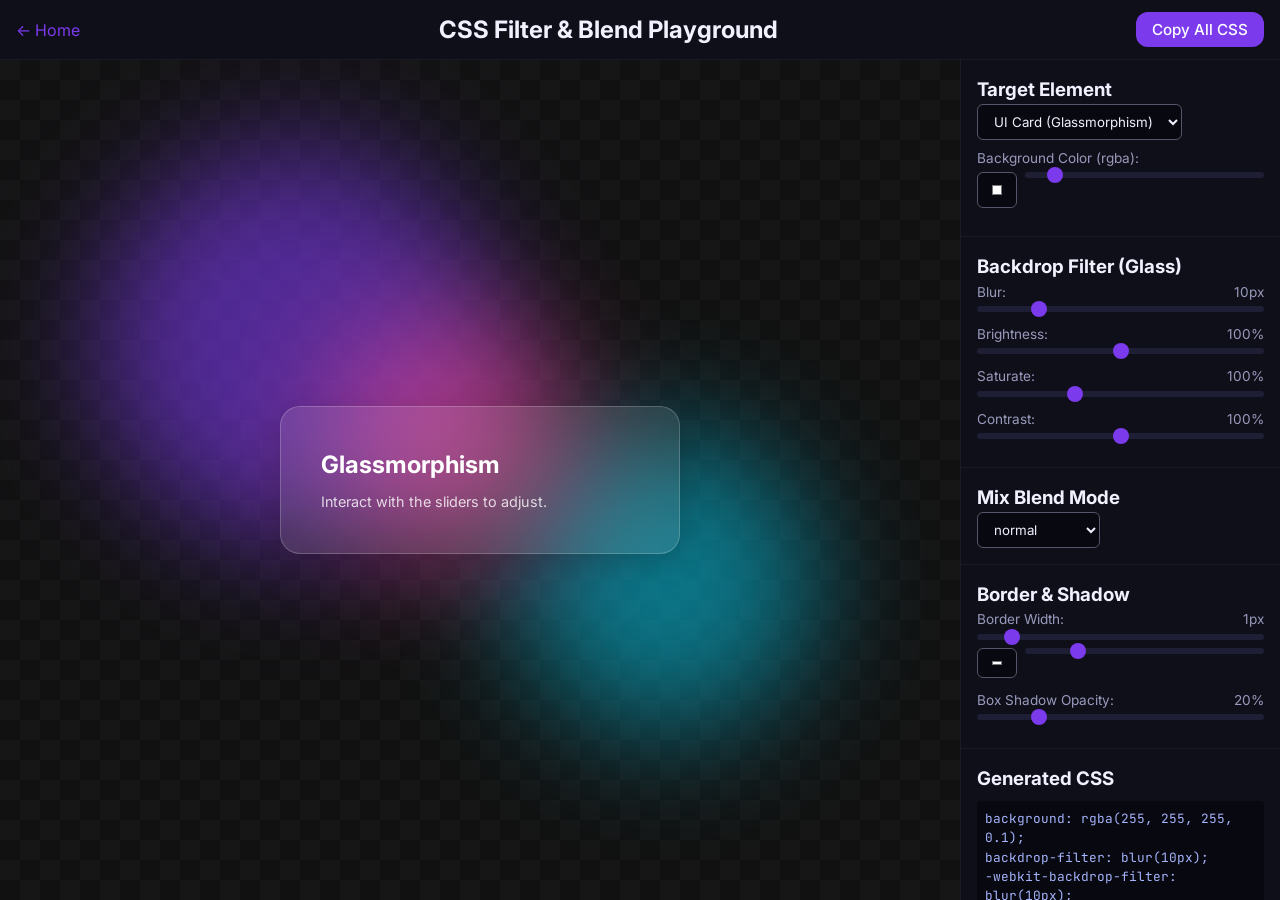
<file: css-filter-playground.html>
<!DOCTYPE html>
<html lang="en">
<head>
  <meta charset="UTF-8">
  <meta name="viewport" content="width=device-width, initial-scale=1.0">
  <title>CSS Filter & Glassmorphism Playground Online — PixelForge</title>
  <meta name="description" content="Experiment with CSS filter, backdrop-filter, and mix-blend-mode online. Build glassmorphism UIs, blend modes, and get the CSS code instantly.">
  <link rel="stylesheet" href="./css/global.css">
  <link rel="stylesheet" href="./css/css-filter-playground.css">
  <link rel="manifest" href="./manifest.json">
</head>
<body class="tool-layout">
  <header class="tool-nav">
    <a href="index.html" class="back-link">← Home</a>
    <h2>CSS Filter & Blend Playground</h2>
    <div class="tool-nav-actions">
      <button class="btn btn-primary btn-sm" id="btn-copy-css">Copy All CSS</button>
    </div>
  </header>

  <div class="app-container">
    <main class="workspace">
      <!-- Background pattern/image to show off glassmorphism/blend -->
      <div class="playground-bg" id="pg-bg">
        <div class="bg-shape shape-1"></div>
        <div class="bg-shape shape-2"></div>
        <div class="bg-shape shape-3"></div>
      </div>

      <!-- Target Element -->
      <div id="target-element" class="target-card">
        <div class="target-content">
          <h3 style="font-size:1.5rem; margin-bottom:8px">Glass & Blend</h3>
          <p style="color:rgba(255,255,255,0.8); font-size:0.9rem;">Interact with the sliders on the right to adjust how this element interacts with its background using <code>filter</code>, <code>backdrop-filter</code>, and <code>mix-blend-mode</code>.</p>
        </div>
      </div>
    </main>

    <aside class="right-sidebar panel">
      <div class="panel-section">
        <h3>Target Element</h3>
        <select class="select w-full" id="param-target-type" style="margin-bottom:8px">
          <option value="card" selected>UI Card (Glassmorphism)</option>
          <option value="image">Image Element</option>
          <option value="text">Typography</option>
        </select>
        
        <div class="control-group" id="bg-color-group">
          <label>Background Color (rgba):</label>
          <div style="display:flex; gap:8px">
              <input type="color" id="param-bg-col" class="input p-0" value="#ffffff" style="width:40px;height:36px">
              <input type="range" class="range" id="param-bg-alpha" min="0" max="1" step="0.05" value="0.1" style="flex:1">
          </div>
        </div>
      </div>

      <div class="panel-section">
        <h3>Backdrop Filter (Glass)</h3>
        <div class="control-group">
          <label>Blur: <span id="val-bf-blur">10px</span></label>
          <input type="range" class="range bf-slider" data-prop="blur" data-unit="px" min="0" max="50" value="10">
        </div>
        <div class="control-group">
          <label>Brightness: <span id="val-bf-bright">100%</span></label>
          <input type="range" class="range bf-slider" data-prop="brightness" data-unit="%" min="0" max="200" value="100">
        </div>
        <div class="control-group">
          <label>Saturate: <span id="val-bf-sat">100%</span></label>
          <input type="range" class="range bf-slider" data-prop="saturate" data-unit="%" min="0" max="300" value="100">
        </div>
        <div class="control-group">
          <label>Contrast: <span id="val-bf-cont">100%</span></label>
          <input type="range" class="range bf-slider" data-prop="contrast" data-unit="%" min="0" max="200" value="100">
        </div>
      </div>

      <div class="panel-section">
        <h3>Mix Blend Mode</h3>
        <select class="select w-full" id="param-blend">
          <option value="normal" selected>normal</option>
          <option value="multiply">multiply</option>
          <option value="screen">screen</option>
          <option value="overlay">overlay</option>
          <option value="darken">darken</option>
          <option value="lighten">lighten</option>
          <option value="color-dodge">color-dodge</option>
          <option value="color-burn">color-burn</option>
          <option value="hard-light">hard-light</option>
          <option value="soft-light">soft-light</option>
          <option value="difference">difference</option>
          <option value="exclusion">exclusion</option>
          <option value="hue">hue</option>
          <option value="saturation">saturation</option>
          <option value="color">color</option>
          <option value="luminosity">luminosity</option>
        </select>
      </div>

      <div class="panel-section border-shadow">
          <h3>Border & Shadow</h3>
          <div class="control-group" id="border-group">
            <label>Border Width: <span id="val-bd-w">1px</span></label>
            <input type="range" class="range" id="param-bd-w" min="0" max="10" value="1">
            <div style="display:flex; gap:8px; margin-top:4px;">
               <input type="color" id="param-bd-col" class="input p-0" value="#ffffff" style="width:40px;height:30px">
               <input type="range" class="range" id="param-bd-a" min="0" max="1" step="0.05" value="0.2" style="flex:1">
            </div>
          </div>
          <div class="control-group" style="margin-top:12px;">
            <label>Box Shadow Opacity: <span id="val-sh">20%</span></label>
            <input type="range" class="range" id="param-sh" min="0" max="1" step="0.05" value="0.2">
          </div>
      </div>

      <div class="panel-section" style="margin-top:auto">
        <h3>Generated CSS</h3>
        <pre><code id="output-css" style="font-family:var(--font-code); color:#a5b4fc; font-size:0.8rem; display:block; padding:8px; background:var(--bg-main); border-radius:4px; margin-top:8px; white-space:pre-wrap;"></code></pre>
      </div>
    </aside>
  </div>

  <script src="./js/global.js"></script>
  <script src="./js/css-filter-playground.js"></script>
</body>
</html>
</file>
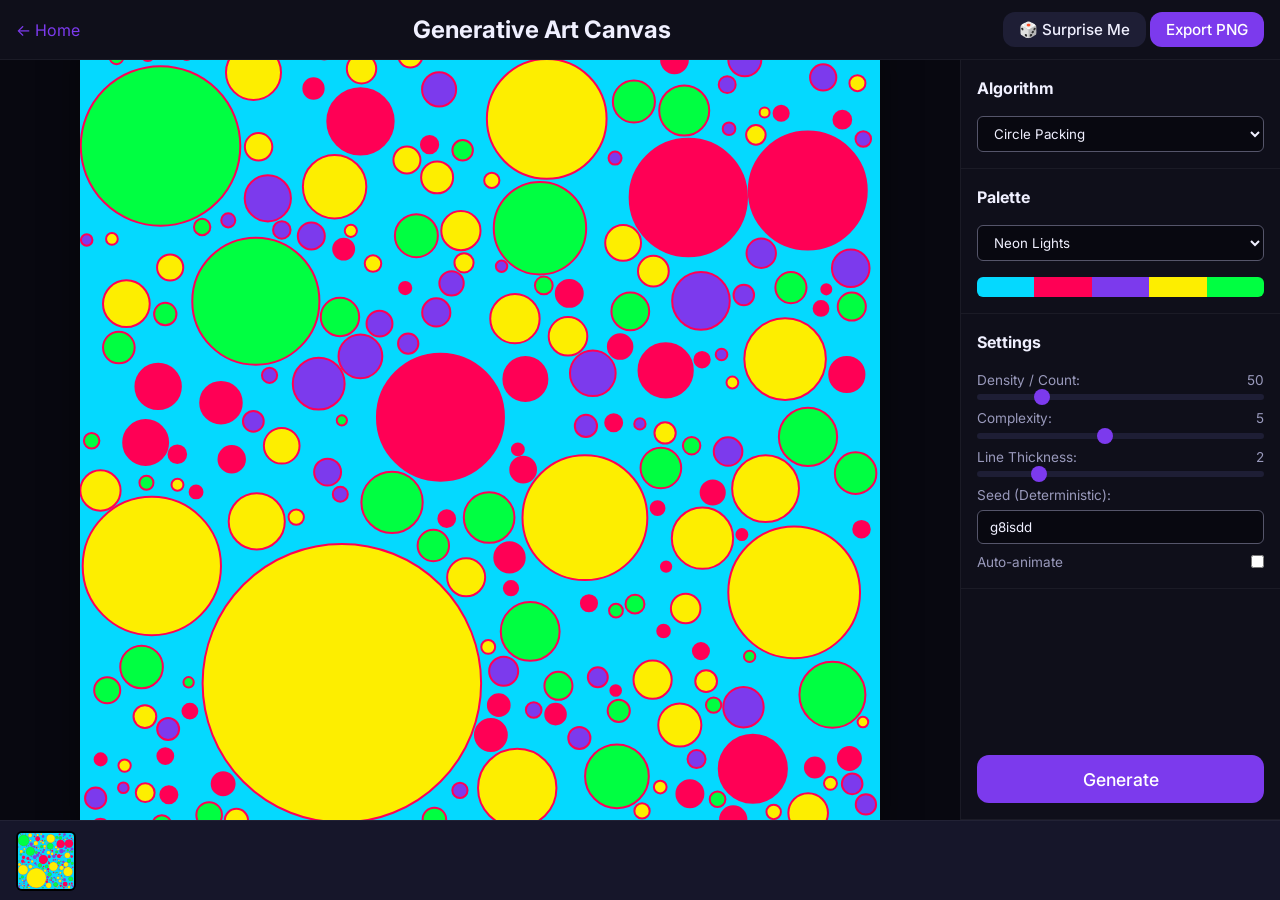
<file: generative-art.html>
<!DOCTYPE html>
<html lang="en">
<head>
  <meta charset="UTF-8">
  <meta name="viewport" content="width=device-width, initial-scale=1.0">
  <title>Generative Art Generator Online | Create Unique Digital Art — PixelForge</title>
  <meta name="description" content="Generate unique algorithmic art online. Circle packing, subdivision, Mondrian style and more. Free generative art tool, export as PNG.">
  <link rel="stylesheet" href="./css/global.css">
  <link rel="stylesheet" href="./css/generative-art.css">
  <link rel="manifest" href="./manifest.json">
</head>
<body class="tool-layout">
  <header class="tool-nav">
    <a href="index.html" class="back-link">← Home</a>
    <h2>Generative Art Canvas</h2>
    <div class="tool-nav-actions">
      <button class="btn btn-secondary btn-sm" id="btn-surprise">🎲 Surprise Me</button>
      <button class="btn btn-primary btn-sm" id="btn-export">Export PNG</button>
    </div>
  </header>

  <div class="app-container">
    <main class="canvas-workspace">
      <div id="canvas-container" class="canvas-box">
        <canvas id="gen-canvas" width="800" height="800"></canvas>
      </div>
    </main>

    <aside class="right-sidebar panel">
      <div class="panel-section">
        <h3>Algorithm</h3>
        <select class="select w-full" id="algo-select">
          <option value="circle-packing">Circle Packing</option>
          <option value="mondrian">Mondrian Grid</option>
          <option value="recursive">Recursive Subdivision</option>
          <option value="truchet">Truchet Tiles</option>
          <option value="flow-field">Noise Flow Field (Simulated)</option>
        </select>
      </div>

      <div class="panel-section">
        <h3>Palette</h3>
        <select class="select w-full" id="palette-select">
          <option value="neon">Neon Lights</option>
          <option value="ocean">Ocean Depths</option>
          <option value="earth">Earth Tones</option>
          <option value="pastel">Pastel Dream</option>
          <option value="cyber">Cyberpunk</option>
          <option value="monochrome">Monochrome</option>
          <option value="fire">Fire & Brimstone</option>
        </select>
        <div class="palette-preview" id="palette-preview"></div>
      </div>

      <div class="panel-section">
        <h3>Settings</h3>
        <div class="control-group">
          <label>Density / Count: <span id="val-density">50</span></label>
          <input type="range" class="range" id="param-density" min="10" max="200" value="50">
        </div>
        <div class="control-group">
          <label>Complexity: <span id="val-complexity">5</span></label>
          <input type="range" class="range" id="param-complexity" min="1" max="10" value="5">
        </div>
        <div class="control-group">
          <label>Line Thickness: <span id="val-thickness">2</span></label>
          <input type="range" class="range" id="param-thickness" min="0" max="10" value="2">
        </div>
        <div class="control-group">
          <label>Seed (Deterministic):</label>
          <input type="text" class="input w-full" id="param-seed" placeholder="Type anything...">
        </div>
        <div class="control-group" style="flex-direction:row; align-items:center; justify-content:space-between">
          <label for="param-animate" style="margin:0">Auto-animate</label>
          <input type="checkbox" id="param-animate">
        </div>
      </div>

      <div class="panel-section" style="margin-top:auto">
        <button class="btn btn-primary w-full" id="btn-generate" style="height:48px; font-size:1.1rem">Generate</button>
      </div>
    </aside>
  </div>
  
  <div class="gallery-strip" id="history-gallery">
    <!-- Mini thumbnails of past 12 generations -->
  </div>

  <script src="./js/global.js"></script>
  <script src="./js/generative-art.js"></script>
</body>
</html>
</file>
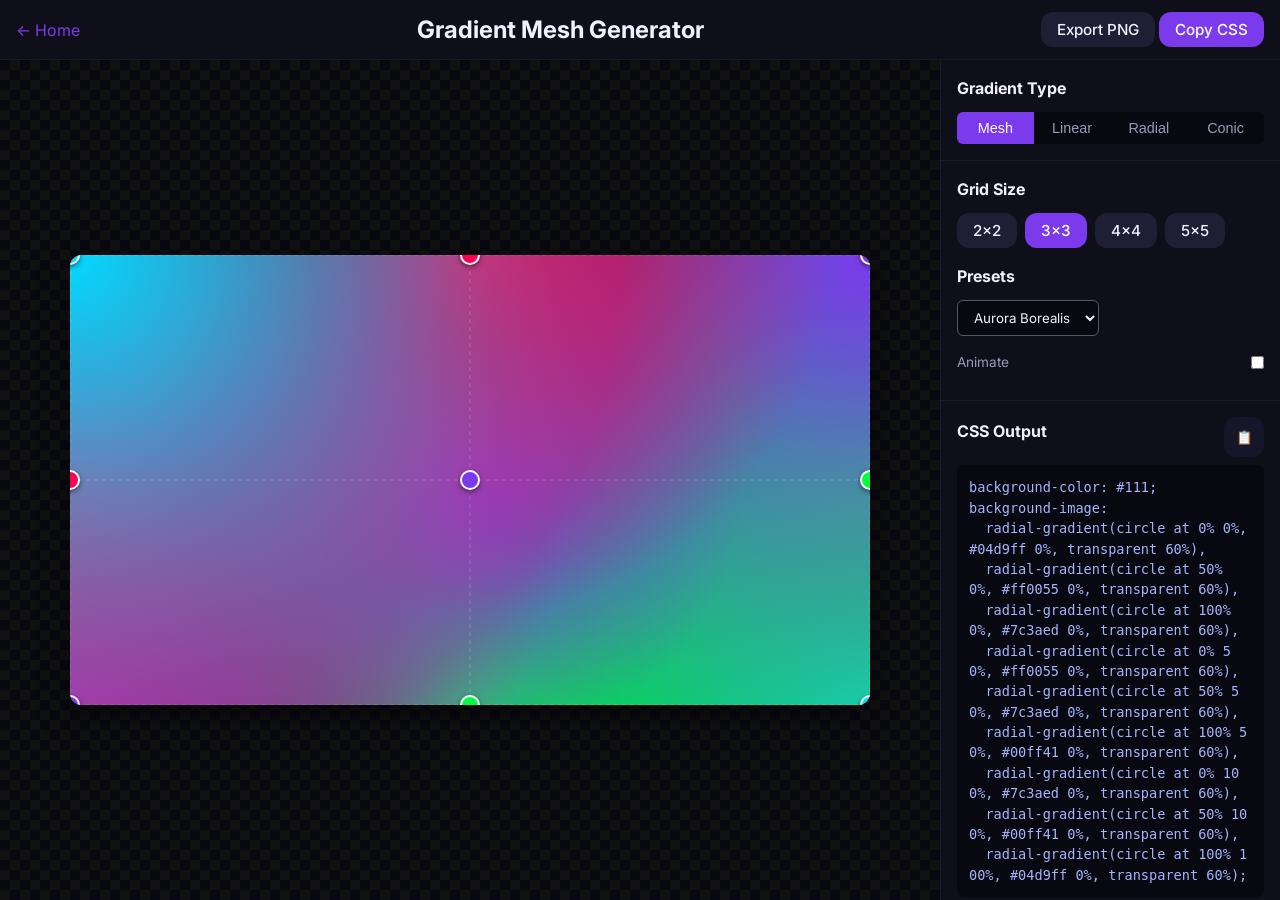
<file: gradient-mesh.html>
<!DOCTYPE html>
<html lang="en">
<head>
  <meta charset="UTF-8">
  <meta name="viewport" content="width=device-width, initial-scale=1.0">
  <title>Gradient Mesh Generator Online | Build & Export CSS Gradients — PixelForge</title>
  <meta name="description" content="Create beautiful gradient mesh backgrounds online. Drag control points, pick colors, export as PNG or CSS code. Free gradient tool.">
  <link rel="stylesheet" href="./css/global.css">
  <link rel="stylesheet" href="./css/gradient-mesh.css">
  <link rel="manifest" href="./manifest.json">
</head>
<body class="tool-layout">
  <header class="tool-nav">
    <a href="index.html" class="back-link">← Home</a>
    <h2>Gradient Mesh Generator</h2>
    <div class="tool-nav-actions">
      <button class="btn btn-secondary btn-sm" id="btn-export-png">Export PNG</button>
      <button class="btn btn-primary btn-sm" id="btn-copy-css">Copy CSS</button>
    </div>
  </header>

  <div class="app-container">
    <main class="mesh-workspace">
      <div id="mesh-viewport" class="mesh-viewport">
        <div id="mesh-bg" class="mesh-bg"></div>
        <svg id="mesh-svg-overlay" class="mesh-svg-overlay"></svg>
        <div id="handles-container" class="handles-container"></div>
      </div>
    </main>

    <aside class="right-sidebar panel">
      <div class="panel-section">
        <h3>Gradient Type</h3>
        <div class="gradient-tabs">
          <button class="g-tab active" data-type="mesh">Mesh</button>
          <button class="g-tab" data-type="linear">Linear</button>
          <button class="g-tab" data-type="radial">Radial</button>
          <button class="g-tab" data-type="conic">Conic</button>
        </div>
      </div>

      <!-- MESH CONTROLS -->
      <div id="controls-mesh" class="controls-section active">
        <div class="panel-section">
          <h3>Grid Size</h3>
          <div style="display:flex; gap:8px;">
            <button class="btn btn-secondary btn-sm grid-btn" data-grid="2">2x2</button>
            <button class="btn btn-primary btn-sm grid-btn" data-grid="3">3x3</button>
            <button class="btn btn-secondary btn-sm grid-btn" data-grid="4">4x4</button>
            <button class="btn btn-secondary btn-sm grid-btn" data-grid="5">5x5</button>
          </div>
          
          <h3 style="margin-top:16px;">Presets</h3>
          <select class="select w-full" id="mesh-presets">
            <option value="aurora">Aurora Borealis</option>
            <option value="sunset">Sunset</option>
            <option value="ocean">Ocean Floor</option>
            <option value="candy">Candy Pop</option>
            <option value="neon">Neon Dreams</option>
          </select>

          <div class="control-group" style="margin-top:16px; flex-direction:row; align-items:center; justify-content:space-between">
            <label for="mesh-animate" style="margin:0">Animate</label>
            <input type="checkbox" id="mesh-animate">
          </div>
        </div>
      </div>

      <!-- STANDARD GRADIENT CONTROLS (Linear/Radial/Conic) -->
      <div id="controls-standard" class="controls-section">
        <div class="panel-section">
          <div class="control-group" id="angle-control-group">
            <label>Angle: <span id="val-angle">90deg</span></label>
            <input type="range" class="range" id="grad-angle" min="0" max="360" value="90">
          </div>
          
          <h3>Color Stops</h3>
          <div id="color-stops-container" class="stops-container"></div>
          <button class="btn btn-ghost btn-sm w-full" id="btn-add-stop" style="margin-top:8px;">+ Add Stop</button>
        </div>
      </div>

      <!-- CSS OUTPUT -->
      <div class="panel-section export-panel">
        <div style="display:flex; justify-content:space-between; align-items:center;">
          <h3>CSS Output</h3>
          <button class="btn-icon btn-sm" id="btn-copy-code" title="Copy to clipboard">📋</button>
        </div>
        <pre><code id="css-output-code"></code></pre>
      </div>
    </aside>
  </div>
  
  <input type="color" id="hidden-color-picker" style="position:absolute; opacity:0; pointer-events:none;">

  <script src="./js/global.js"></script>
  <script src="./js/gradient-mesh.js"></script>
</body>
</html>
</file>
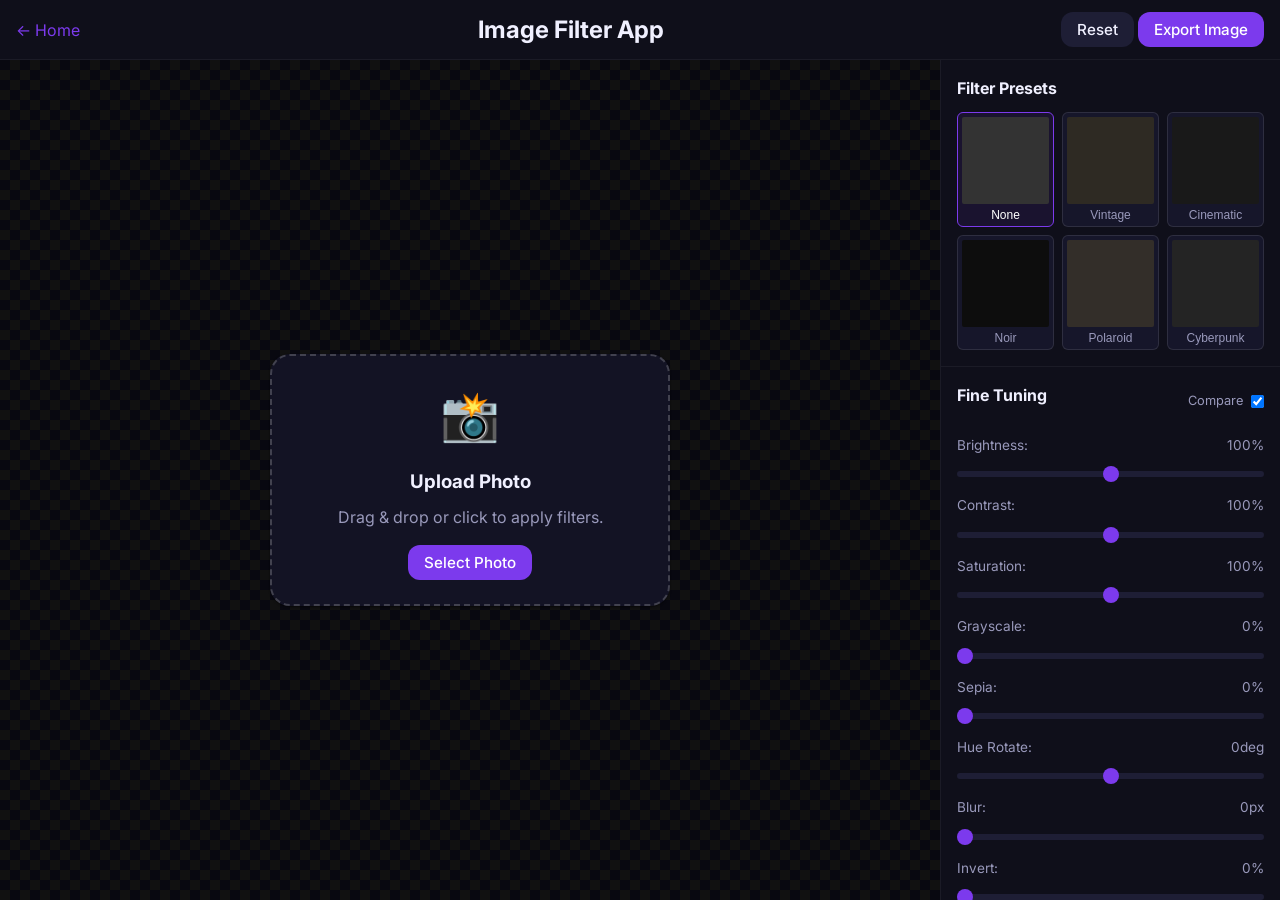
<file: image-filters.html>
<!DOCTYPE html>
<html lang="en">
<head>
  <meta charset="UTF-8">
  <meta name="viewport" content="width=device-width, initial-scale=1.0">
  <title>Image Filter App Online | Free Photo Effects — PixelForge</title>
  <meta name="description" content="Apply vintage, cinematic, and color filters to your photos online. Adjust brightness, contrast, hue and more. Free image editor.">
  <link rel="stylesheet" href="./css/global.css">
  <link rel="stylesheet" href="./css/image-filters.css">
  <link rel="manifest" href="./manifest.json">
</head>
<body class="tool-layout">
  <header class="tool-nav">
    <a href="index.html" class="back-link">← Home</a>
    <h2>Image Filter App</h2>
    <div class="tool-nav-actions">
      <button class="btn btn-secondary btn-sm" id="btn-reset">Reset</button>
      <button class="btn btn-primary btn-sm" id="btn-export">Export Image</button>
    </div>
  </header>

  <div class="app-container">
    <main class="image-workspace" id="drop-zone">
      <div id="upload-overlay" class="upload-state">
        <div class="upload-box card">
          <div style="font-size:3rem; margin-bottom:16px;">📸</div>
          <h3 style="margin-bottom:8px">Upload Photo</h3>
          <p style="color:var(--text-secondary); margin-bottom:16px;">Drag & drop or click to apply filters.</p>
          <input type="file" id="file-input" accept="image/*" style="display:none">
          <button class="btn btn-primary" onclick="document.getElementById('file-input').click()">Select Photo</button>
        </div>
      </div>
      
      <div id="img-container" class="img-container" style="display:none;">
        <div class="split-view" id="split-view">
          <img id="img-base" src="[data-uri]" alt="Original">
          
          <div class="split-filtered" id="split-filtered">
            <img id="img-filtered" src="[data-uri]" alt="Filtered">
          </div>
          
          <div class="split-slider" id="split-slider">
            <div class="split-handle" tabindex="0">⇹</div>
          </div>
        </div>
      </div>
    </main>

    <aside class="right-sidebar panel" id="sidebar">
      <div class="panel-section">
        <h3>Filter Presets</h3>
        <div class="preset-grid">
          <button class="preset-btn active" data-preset="none">
            <div class="preset-thumb" style="filter:none;"></div>
            <span>None</span>
          </button>
          <button class="preset-btn" data-preset="vintage">
            <div class="preset-thumb" style="filter:sepia(0.5) contrast(1.2) grayscale(0.2);"></div>
            <span>Vintage</span>
          </button>
          <button class="preset-btn" data-preset="cinematic">
            <div class="preset-thumb" style="filter:contrast(1.3) saturate(1.2) brightness(0.9);"></div>
            <span>Cinematic</span>
          </button>
          <button class="preset-btn" data-preset="noir">
            <div class="preset-thumb" style="filter:grayscale(1) contrast(1.5);"></div>
            <span>Noir</span>
          </button>
          <button class="preset-btn" data-preset="polaroid">
            <div class="preset-thumb" style="filter:sepia(0.3) saturate(1.4) hue-rotate(-10deg) contrast(1.1);"></div>
            <span>Polaroid</span>
          </button>
          <button class="preset-btn" data-preset="cyberpunk">
            <div class="preset-thumb" style="filter:hue-rotate(90deg) saturate(2) contrast(1.2);"></div>
            <span>Cyberpunk</span>
          </button>
        </div>
      </div>

      <div class="panel-section">
        <div style="display:flex; justify-content:space-between; margin-bottom:16px;">
          <h3>Fine Tuning</h3>
          <div style="display:flex; align-items:center; gap:8px;">
            <label for="split-compare" style="font-size:0.8rem; color:var(--text-secondary)">Compare</label>
            <input type="checkbox" id="split-compare" checked>
          </div>
        </div>

        <div class="control-group">
          <label>Brightness: <span id="val-bright">100%</span></label>
          <input type="range" class="range w-full adj-slider" data-filter="brightness" data-unit="%" min="0" max="200" value="100">
        </div>
        <div class="control-group">
          <label>Contrast: <span id="val-contrast">100%</span></label>
          <input type="range" class="range w-full adj-slider" data-filter="contrast" data-unit="%" min="0" max="200" value="100">
        </div>
        <div class="control-group">
          <label>Saturation: <span id="val-saturate">100%</span></label>
          <input type="range" class="range w-full adj-slider" data-filter="saturate" data-unit="%" min="0" max="200" value="100">
        </div>
        <div class="control-group">
          <label>Grayscale: <span id="val-grayscale">0%</span></label>
          <input type="range" class="range w-full adj-slider" data-filter="grayscale" data-unit="%" min="0" max="100" value="0">
        </div>
        <div class="control-group">
          <label>Sepia: <span id="val-sepia">0%</span></label>
          <input type="range" class="range w-full adj-slider" data-filter="sepia" data-unit="%" min="0" max="100" value="0">
        </div>
        <div class="control-group">
          <label>Hue Rotate: <span id="val-hue">0deg</span></label>
          <input type="range" class="range w-full adj-slider" data-filter="hue-rotate" data-unit="deg" min="-180" max="180" value="0">
        </div>
        <div class="control-group">
          <label>Blur: <span id="val-blur">0px</span></label>
          <input type="range" class="range w-full adj-slider" data-filter="blur" data-unit="px" min="0" max="20" value="0">
        </div>
        <div class="control-group">
          <label>Invert: <span id="val-invert">0%</span></label>
          <input type="range" class="range w-full adj-slider" data-filter="invert" data-unit="%" min="0" max="100" value="0">
        </div>
      </div>
      
      <div class="panel-section" style="margin-top:auto">
        <h3>CSS Filter Code</h3>
        <pre><code id="css-code" style="font-family:var(--font-code); color:#a5b4fc; font-size:0.8rem; display:block; padding:8px; background:var(--bg-main); border-radius:4px; margin-top:8px;">filter: none;</code></pre>
        <button class="btn btn-secondary btn-sm w-full mt-2" onclick="PF.ui.copyToClipboard(document.getElementById('css-code').textContent)">Copy CSS</button>
      </div>

    </aside>
  </div>

  <script src="./js/global.js"></script>
  <script src="./js/image-filters.js"></script>
</body>
</html>
</file>
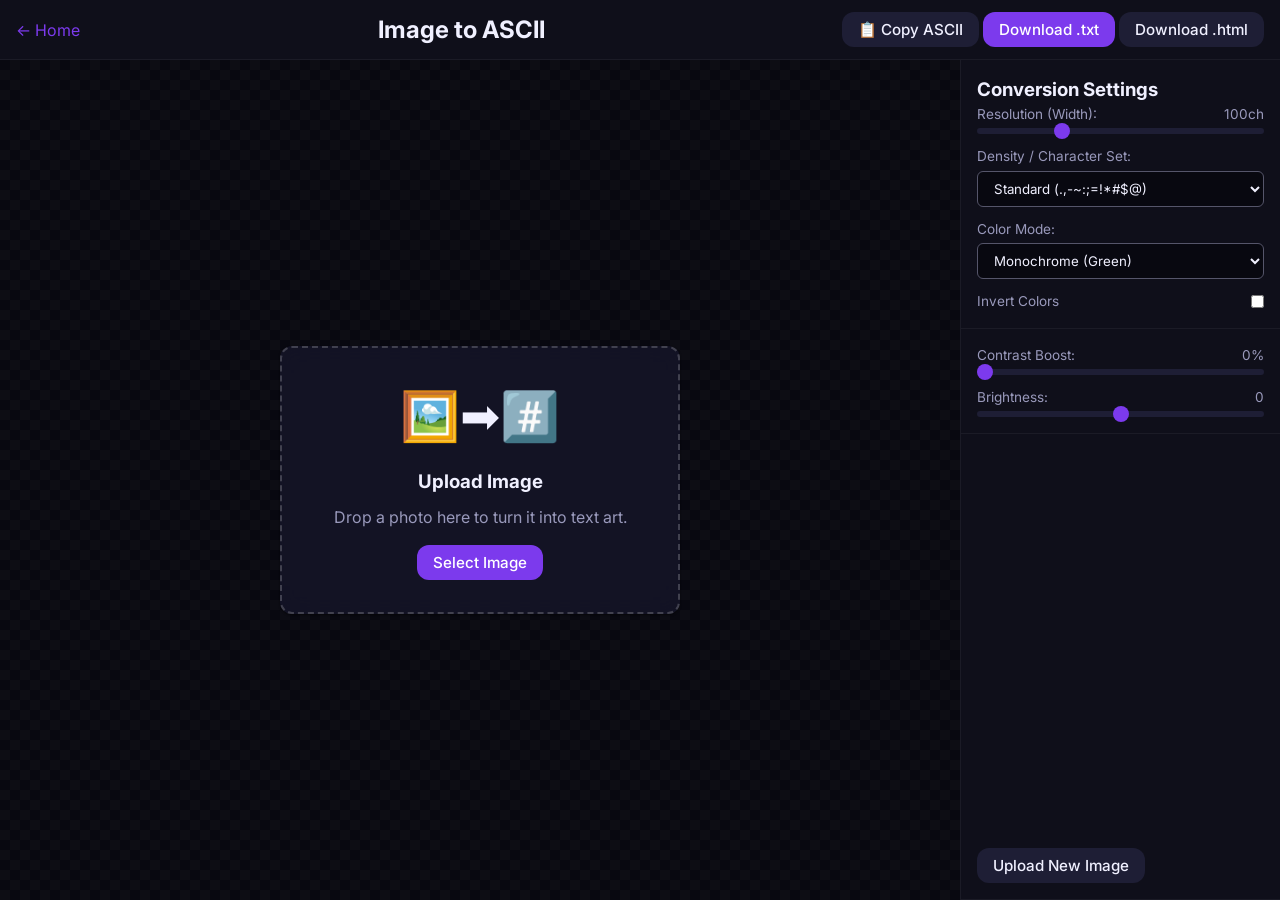
<file: image-to-ascii.html>
<!DOCTYPE html>
<html lang="en">
<head>
  <meta charset="UTF-8">
  <meta name="viewport" content="width=device-width, initial-scale=1.0">
  <title>Image to ASCII Converter Online | Turn Photos into Text Art — PixelForge</title>
  <meta name="description" content="Instantly convert images to ASCII text art. Support for color ASCII, custom characters, and high resolution. Copy or download as TXT/HTML.">
  <link rel="stylesheet" href="./css/global.css">
  <link rel="stylesheet" href="./css/image-to-ascii.css">
  <link rel="manifest" href="./manifest.json">
</head>
<body class="tool-layout">
  <header class="tool-nav">
    <a href="index.html" class="back-link">← Home</a>
    <h2>Image to ASCII</h2>
    <div class="tool-nav-actions">
      <button class="btn btn-secondary btn-sm" id="btn-copy">📋 Copy ASCII</button>
      <button class="btn btn-primary btn-sm" id="btn-dl-txt">Download .txt</button>
      <button class="btn btn-secondary btn-sm" id="btn-dl-html">Download .html</button>
    </div>
  </header>

  <div class="app-container">
    <main class="workspace" id="workspace">
      <!-- Upload state -->
      <div id="upload-overlay" class="upload-state">
        <div class="upload-box card">
          <div style="font-size:3rem; margin-bottom:16px;">🖼️➡#️⃣</div>
          <h3 style="margin-bottom:8px">Upload Image</h3>
          <p style="color:var(--text-secondary); margin-bottom:16px;">Drop a photo here to turn it into text art.</p>
          <input type="file" id="file-input" accept="image/*" style="display:none">
          <button class="btn btn-primary" onclick="document.getElementById('file-input').click()">Select Image</button>
        </div>
      </div>

      <!-- Result state -->
      <div id="result-container" style="display:none;">
        <div id="ascii-output" class="ascii-output"></div>
      </div>
    </main>

    <aside class="right-sidebar panel">
      <div class="panel-section">
        <h3>Conversion Settings</h3>
        <div class="control-group">
          <label>Resolution (Width): <span id="val-res">100ch</span></label>
          <input type="range" class="range" id="param-res" min="20" max="300" value="100">
        </div>
        
        <div class="control-group" style="margin-top:12px;">
          <label>Density / Character Set:</label>
          <select class="select w-full" id="param-chars">
            <option value="standard">Standard (.,-~:;=!*#$@)</option>
            <option value="detailed">Detailed (69 chars)</option>
            <option value="blocks">Blocks (░▒▓█)</option>
            <option value="binary">Binary (01)</option>
            <option value="custom">Custom...</option>
          </select>
        </div>
        <div class="control-group mt-2" id="custom-char-box" style="display:none;">
            <input type="text" class="input w-full" id="param-custom" value=" .-+=#@" placeholder="Darkest to lightest">
            <small style="color:var(--text-muted); font-size:0.75rem;">Dark to Light</small>
        </div>

        <div class="control-group" style="margin-top:12px;">
          <label>Color Mode:</label>
          <select class="select w-full" id="param-color">
            <option value="mono">Monochrome (Green)</option>
            <option value="mono-white">Monochrome (White)</option>
            <option value="color">Full Color HTML</option>
          </select>
        </div>
        
        <div class="control-group flex-row-center" style="margin-top:12px;">
            <label for="param-invert" style="margin:0; flex:1">Invert Colors</label>
            <input type="checkbox" id="param-invert">
        </div>
      </div>

      <div class="panel-section">
        <div class="control-group">
          <label>Contrast Boost: <span id="val-contrast">0%</span></label>
          <input type="range" class="range" id="param-contrast" min="0" max="100" value="0">
        </div>
        <div class="control-group" style="margin-top:12px;">
          <label>Brightness: <span id="val-bright">0</span></label>
          <input type="range" class="range" id="param-bright" min="-100" max="100" value="0">
        </div>
      </div>

      <div class="panel-section" style="margin-top:auto">
          <button class="btn btn-secondary w-full" onclick="document.getElementById('file-input').click()">Upload New Image</button>
      </div>
    </aside>
  </div>

  <script src="./js/global.js"></script>
  <script src="./js/image-to-ascii.js"></script>
</body>
</html>
</file>
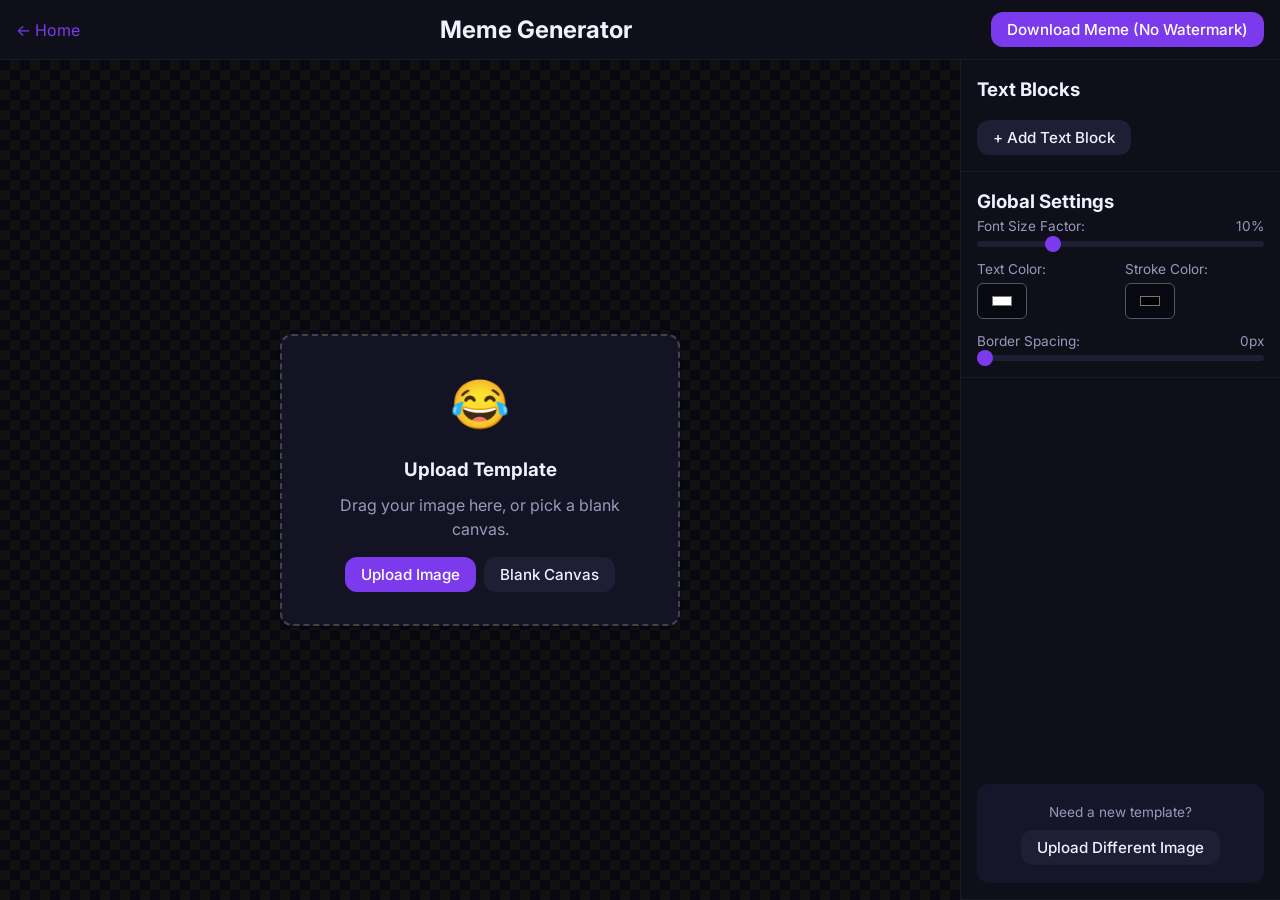
<file: meme-generator.html>
<!DOCTYPE html>
<html lang="en">
<head>
  <meta charset="UTF-8">
  <meta name="viewport" content="width=device-width, initial-scale=1.0">
  <title>Meme Generator Online | Create Memes Free No Watermark — PixelForge</title>
  <meta name="description" content="Make your own internet memes instantly. Add text to images, choose fonts, drag and drop text boxes. Free online meme maker with no watermarks.">
  <link rel="stylesheet" href="./css/global.css">
  <link rel="stylesheet" href="./css/meme-generator.css">
  <style>
    @import url('https://fonts.googleapis.com/css2?family=Oswald:wght@700&display=swap');
  </style>
  <link rel="manifest" href="./manifest.json">
</head>
<body class="tool-layout">
  <header class="tool-nav">
    <a href="index.html" class="back-link">← Home</a>
    <h2>Meme Generator</h2>
    <div class="tool-nav-actions">
      <button class="btn btn-primary btn-sm" id="btn-export">Download Meme (No Watermark)</button>
    </div>
  </header>

  <div class="app-container">
    <main class="workspace" id="workspace">
      <!-- Upload state -->
      <div id="upload-overlay" class="upload-state">
        <div class="upload-box card">
          <div style="font-size:3rem; margin-bottom:16px;">😂</div>
          <h3 style="margin-bottom:8px">Upload Template</h3>
          <p style="color:var(--text-secondary); margin-bottom:16px;">Drag your image here, or pick a blank canvas.</p>
          <div style="display:flex; justify-content:center; gap:8px;">
            <input type="file" id="file-input" accept="image/*" style="display:none">
            <button class="btn btn-primary" onclick="document.getElementById('file-input').click()">Upload Image</button>
            <button class="btn btn-secondary" id="btn-blank">Blank Canvas</button>
          </div>
        </div>
      </div>

      <!-- Editor Canvas -->
      <div id="canvas-container" class="canvas-container" style="display:none;">
        <canvas id="meme-canvas"></canvas>
      </div>
    </main>

    <aside class="right-sidebar panel" id="sidebar">
      <div class="panel-section">
        <h3>Text Blocks</h3>
        <div id="text-blocks-list" class="text-blocks-list">
          <!-- Text controls injected here -->
        </div>
        <button class="btn btn-secondary w-full" id="btn-add-text" style="margin-top:16px;">+ Add Text Block</button>
      </div>

      <div class="panel-section">
        <h3>Global Settings</h3>
        <div class="control-group" style="margin-bottom:12px;">
          <label>Font Size Factor: <span id="val-size">10%</span></label>
          <input type="range" class="range" id="param-global-size" min="5" max="25" value="10">
        </div>
        
        <div style="display:flex; gap:8px;">
            <div class="control-group" style="flex:1">
            <label>Text Color:</label>
            <input type="color" class="input p-0 w-full" id="param-color" value="#ffffff" style="height:36px;">
            </div>
            <div class="control-group" style="flex:1">
            <label>Stroke Color:</label>
            <input type="color" class="input p-0 w-full" id="param-stroke" value="#000000" style="height:36px;">
            </div>
        </div>
        <div class="control-group" style="margin-top:12px">
            <label>Border Spacing: <span id="val-border">0px</span></label>
            <input type="range" class="range" id="param-border" min="0" max="100" value="0">
        </div>
      </div>
      
      <div class="panel-section" style="margin-top:auto;">
          <div class="upload-box" style="padding:16px; border-color:var(--bg-card); background:var(--bg-card);">
             <p style="font-size:0.85rem; color:var(--text-secondary); margin-bottom:8px">Need a new template?</p>
             <button class="btn btn-secondary btn-sm w-full" onclick="document.getElementById('file-input').click()">Upload Different Image</button>
          </div>
      </div>
    </aside>
  </div>

  <script src="./js/global.js"></script>
  <script src="./js/meme-generator.js"></script>
</body>
</html>
</file>
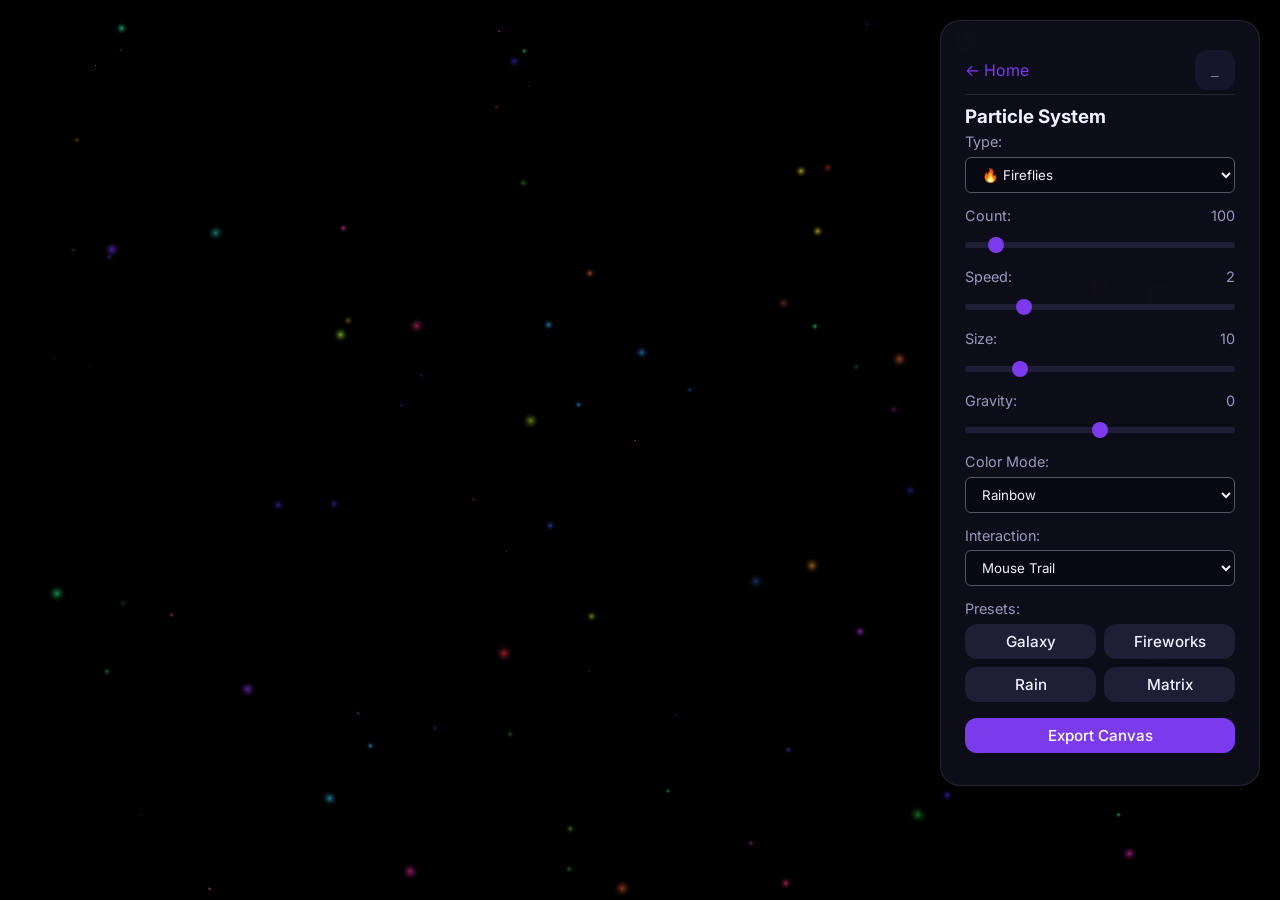
<file: particles.html>
<!DOCTYPE html>
<html lang="en">
<head>
  <meta charset="UTF-8">
  <meta name="viewport" content="width=device-width, initial-scale=1.0">
  <title>Interactive Particle System Online | Animated Canvas Art — PixelForge</title>
  <meta name="description" content="Create stunning animated particle effects in your browser. Sparks, bubbles, stars, confetti, fireflies and more. Export as PNG.">
  <link rel="stylesheet" href="./css/global.css">
  <link rel="stylesheet" href="./css/particles.css">
  <link rel="manifest" href="./manifest.json">
</head>
<body class="tool-layout">
  <canvas id="particle-canvas"></canvas>

  <div class="controls-panel card glass" id="controls-panel">
    <div class="panel-header">
      <a href="index.html" class="back-link">← Home</a>
      <button class="btn-icon btn-sm" id="btn-toggle-panel">_</button>
    </div>
    
    <div class="panel-body" id="panel-body">
      <h3>Particle System</h3>
      
      <div class="control-group">
        <label>Type:</label>
        <select class="select w-full" id="p-type">
          <option value="sparks">✨ Sparks</option>
          <option value="bubbles">💧 Bubbles</option>
          <option value="stars">⭐ Stars</option>
          <option value="confetti">🎊 Confetti</option>
          <option value="fireflies" selected>🔥 Fireflies</option>
          <option value="snow">❄️ Snow</option>
        </select>
      </div>

      <div class="control-group">
        <label>Count: <span id="val-count">100</span></label>
        <input type="range" class="range" id="p-count" min="10" max="1000" value="100">
      </div>
      <div class="control-group">
        <label>Speed: <span id="val-speed">2</span></label>
        <input type="range" class="range" id="p-speed" min="0" max="10" step="0.1" value="2">
      </div>
      <div class="control-group">
        <label>Size: <span id="val-size">10</span></label>
        <input type="range" class="range" id="p-size" min="1" max="50" value="10">
      </div>
      <div class="control-group">
        <label>Gravity: <span id="val-gravity">0</span></label>
        <input type="range" class="range" id="p-gravity" min="-1" max="1" step="0.05" value="0">
      </div>

      <div class="control-group">
        <label>Color Mode:</label>
        <select class="select w-full" id="p-color">
          <option value="single">Single Color</option>
          <option value="gradient">Gradient</option>
          <option value="rainbow" selected>Rainbow</option>
          <option value="random">Random</option>
        </select>
      </div>
      <div class="color-pickers" id="color-pickers" style="display:none; gap:8px;">
        <input type="color" id="c1" value="#7c3aed" class="input">
        <input type="color" id="c2" value="#06b6d4" class="input">
      </div>
      
      <div class="control-group">
        <label>Interaction:</label>
        <select class="select w-full" id="p-interact">
          <option value="spawn">Spawn on Click</option>
          <option value="trail" selected>Mouse Trail</option>
          <option value="attract">Attract</option>
          <option value="repel">Repel</option>
          <option value="orbit">Orbit</option>
        </select>
      </div>

      <div class="control-group">
        <label>Presets:</label>
        <div style="display:grid; grid-template-columns:1fr 1fr; gap:8px;">
          <button class="btn btn-secondary btn-sm" id="pre-galaxy">Galaxy</button>
          <button class="btn btn-secondary btn-sm" id="pre-fireworks">Fireworks</button>
          <button class="btn btn-secondary btn-sm" id="pre-rain">Rain</button>
          <button class="btn btn-secondary btn-sm" id="pre-matrix">Matrix</button>
        </div>
      </div>

      <div style="margin-top:16px;">
        <button class="btn btn-primary w-full" id="btn-export">Export Canvas</button>
      </div>
    </div>
  </div>

  <script src="./js/global.js"></script>
  <script src="./js/particles.js"></script>
</body>
</html>
</file>
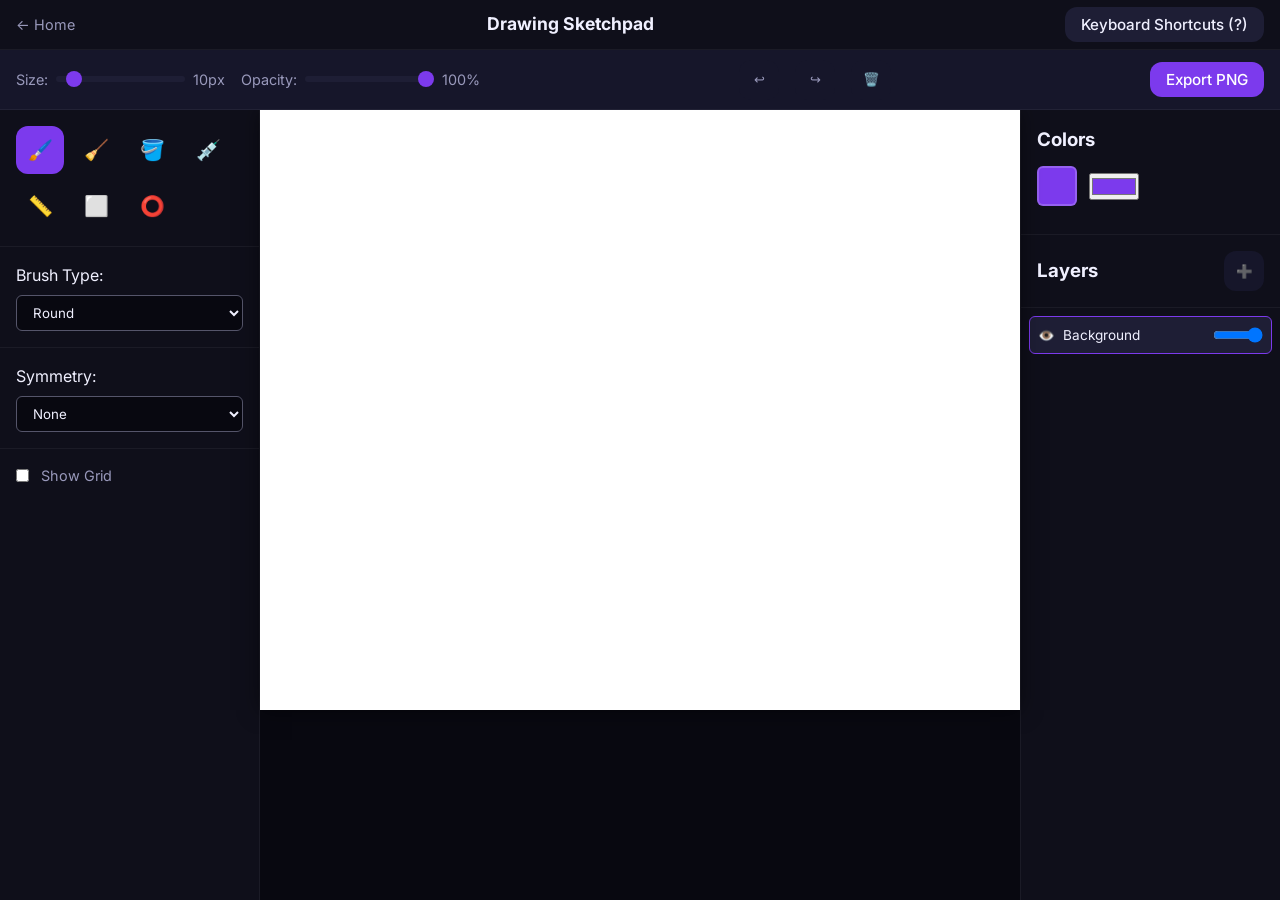
<file: sketchpad.html>
<!DOCTYPE html>
<html lang="en">
<head>
  <meta charset="UTF-8">
  <meta name="viewport" content="width=device-width, initial-scale=1.0">
  <title>Free Online Drawing Sketchpad | Digital Canvas with Layers — PixelForge</title>
  <meta name="description" content="Draw and sketch online with PixelForge's free browser canvas. Brushes, shapes, layers, undo/redo, and PNG export. No install needed.">
  <meta name="author" content="Hasan Rizvee">
  <link rel="canonical" href="https://rizvee.github.io/pixelforge/sketchpad.html">
  
  <meta property="og:title" content="Free Online Drawing Sketchpad | Digital Canvas with Layers — PixelForge">
  <meta property="og:description" content="Draw and sketch online with PixelForge's free browser canvas. Brushes, shapes, layers, undo/redo, and PNG export.">
  <meta property="og:image" content="https://rizvee.github.io/pixelforge/assets/og-image.png">
  <meta property="og:url" content="https://rizvee.github.io/pixelforge/sketchpad.html">
  <meta property="og:type" content="website">

  <link rel="stylesheet" href="./css/global.css">
  <link rel="stylesheet" href="./css/sketchpad.css">
  <link rel="manifest" href="./manifest.json">
</head>
<body class="tool-layout">
  <!-- Minimal Tool Nav -->
  <header class="tool-nav">
    <a href="index.html" class="back-link">← Home</a>
    <h2>Drawing Sketchpad</h2>
    <div class="tool-nav-actions">
      <button class="btn btn-secondary btn-sm" id="btn-shortcuts">Keyboard Shortcuts (?)</button>
    </div>
  </header>

  <div class="app-container">
    <!-- Top Toolbar -->
    <div class="top-toolbar panel">
      <div class="toolbar-group">
        <label>Size: <input type="range" class="range" id="brush-size" min="1" max="100" value="10"> <span id="size-val">10px</span></label>
        <label>Opacity: <input type="range" class="range" id="brush-opacity" min="0" max="1" step="0.05" value="1"> <span id="opacity-val">100%</span></label>
      </div>
      <div class="toolbar-group">
        <button class="btn-icon tooltip" id="btn-undo" data-tip="Undo (Ctrl+Z)">↩</button>
        <button class="btn-icon tooltip" id="btn-redo" data-tip="Redo (Ctrl+Y)">↪</button>
        <button class="btn-icon tooltip" id="btn-clear" data-tip="Clear Canvas">🗑️</button>
      </div>
      <div class="toolbar-group">
        <button class="btn btn-primary" id="btn-export">Export PNG</button>
      </div>
    </div>

    <div class="main-workspace">
      <!-- Left Sidebar (Tools) -->
      <aside class="left-sidebar panel">
        <div class="tool-buttons">
          <button class="btn-icon active tooltip" data-tool="brush" data-tip="Brush (B)">🖌️</button>
          <button class="btn-icon tooltip" data-tool="eraser" data-tip="Eraser (E)">🧹</button>
          <button class="btn-icon tooltip" data-tool="fill" data-tip="Fill Bucket (G)">🪣</button>
          <button class="btn-icon tooltip" data-tool="eyedropper" data-tip="Eyedropper (I)">💉</button>
          <button class="btn-icon tooltip" data-tool="line" data-tip="Line">📏</button>
          <button class="btn-icon tooltip" data-tool="rect" data-tip="Rectangle">⬜</button>
          <button class="btn-icon tooltip" data-tool="circle" data-tip="Circle">⭕</button>
        </div>

        <div class="brush-settings" id="brush-type-cfg">
          <label>Brush Type:</label>
          <select class="select w-full" id="brush-type">
            <option value="round">Round</option>
            <option value="square">Square</option>
            <option value="spray">Spray</option>
            <option value="calligraphy">Calligraphy</option>
          </select>
        </div>

        <div class="symmetry-settings">
          <label>Symmetry:</label>
          <select class="select w-full" id="symmetry-mode">
            <option value="none">None</option>
            <option value="horizontal">Horizontal</option>
            <option value="vertical">Vertical</option>
            <option value="radial">Radial</option>
          </select>
        </div>
        
        <label class="toggle-row">
          <input type="checkbox" id="grid-toggle"> Show Grid
        </label>
      </aside>

      <!-- Center Canvas Area -->
      <main class="canvas-wrapper" id="canvas-container">
        <!-- The canvases will be injected here. One per layer, plus one for preview top. -->
      </main>

      <!-- Right Sidebar (Colors & Layers) -->
      <aside class="right-sidebar panel">
        <!-- Color Picker Section -->
        <div class="color-panel">
          <h3>Colors</h3>
          <div class="color-active-display">
            <div id="active-color-swatch" style="background:#7c3aed"></div>
            <input type="color" id="native-color" value="#7c3aed">
          </div>
          <div class="color-history" id="color-history"></div>
        </div>

        <!-- Layers Panel -->
        <div class="layers-panel">
          <div class="layers-header">
            <h3>Layers</h3>
            <button class="btn-icon btn-sm" id="btn-add-layer" title="New Layer">➕</button>
          </div>
          <ul id="layers-list" class="layers-list">
            <!-- Dynamic Layers go here -->
          </ul>
        </div>
      </aside>
    </div>
  </div>

  <script src="./js/global.js"></script>
  <script src="./js/sketchpad.js"></script>
</body>
</html>
</file>
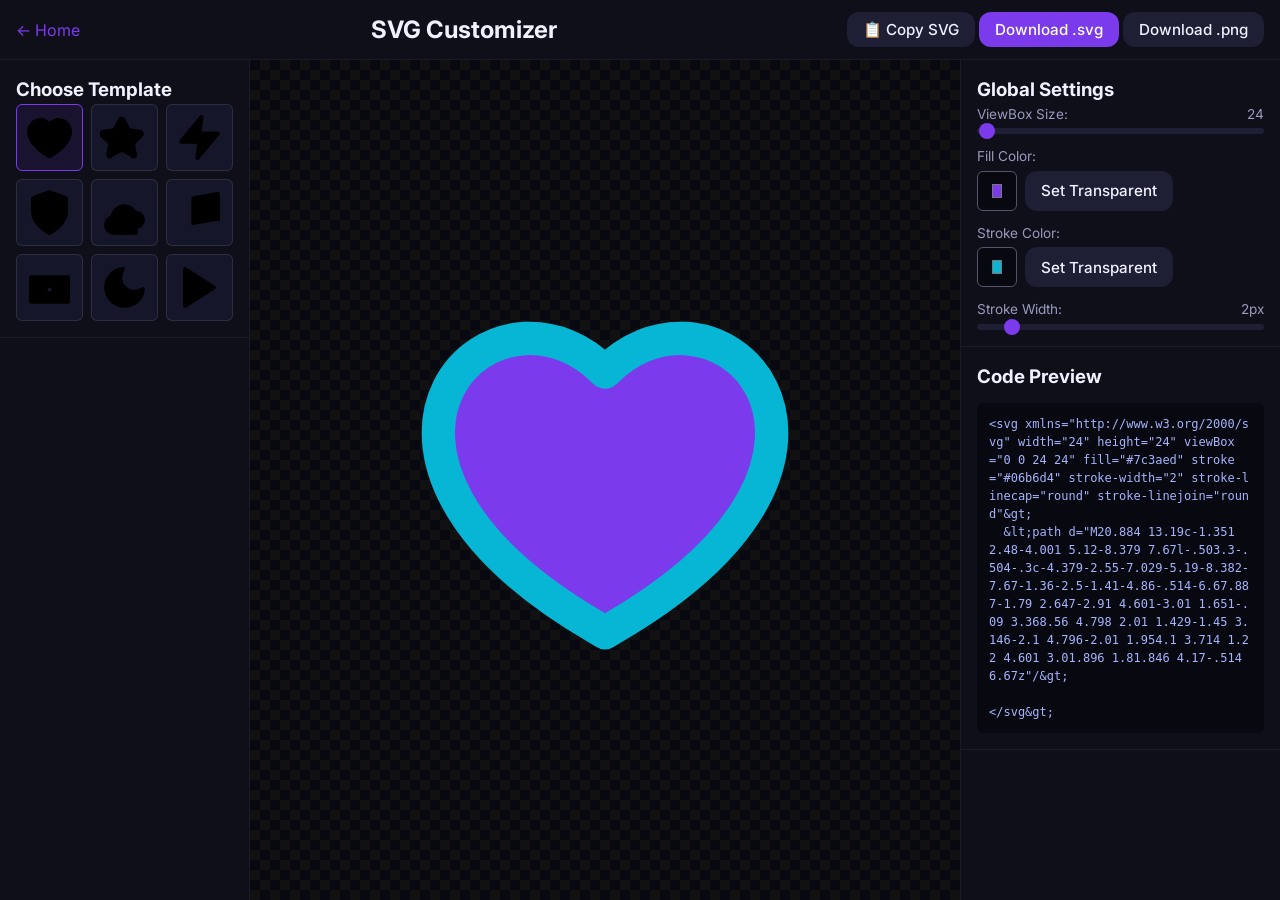
<file: svg-customizer.html>
<!DOCTYPE html>
<html lang="en">
<head>
  <meta charset="UTF-8">
  <meta name="viewport" content="width=device-width, initial-scale=1.0">
  <title>SVG Customizer & Icon Maker Online — PixelForge</title>
  <meta name="description" content="Customize and download SVG icons online. Change colors, stroke width, and size. Copy raw SVG or export as PNG.">
  <link rel="stylesheet" href="./css/global.css">
  <link rel="stylesheet" href="./css/svg-customizer.css">
  <link rel="manifest" href="./manifest.json">
</head>
<body class="tool-layout">
  <header class="tool-nav">
    <a href="index.html" class="back-link">← Home</a>
    <h2>SVG Customizer</h2>
    <div class="tool-nav-actions">
      <button class="btn btn-secondary btn-sm" id="btn-copy-svg">📋 Copy SVG</button>
      <button class="btn btn-primary btn-sm" id="btn-dl-svg">Download .svg</button>
      <button class="btn btn-secondary btn-sm" id="btn-dl-png">Download .png</button>
    </div>
  </header>

  <div class="app-container">
    <!-- Left Sidebar: Select Icon -->
    <aside class="left-sidebar panel">
      <div class="panel-section">
        <h3>Choose Template</h3>
        <div class="svg-grid" id="svg-grid">
          <!-- Populated by JS -->
        </div>
      </div>
    </aside>

    <!-- Center Workspace -->
    <main class="workspace">
      <div id="svg-preview-container" class="svg-preview-container">
        <!-- SVG injected here -->
      </div>
    </main>

    <!-- Right Sidebar: Controls -->
    <aside class="right-sidebar panel">
      <div class="panel-section">
        <h3>Global Settings</h3>
        
        <div class="control-group">
          <label>ViewBox Size: <span id="val-size">24</span></label>
          <input type="range" class="range w-full" id="param-size" min="16" max="1024" value="24">
        </div>
        
        <div class="control-group mt-3">
          <label>Fill Color:</label>
          <div style="display:flex; gap:8px">
            <input type="color" id="param-fill" class="input p-0" value="#7c3aed" style="width:40px;height:40px">
            <button class="btn btn-secondary flex-1" id="btn-fill-none">Set Transparent</button>
          </div>
        </div>

        <div class="control-group mt-3">
          <label>Stroke Color:</label>
          <div style="display:flex; gap:8px">
            <input type="color" id="param-stroke" class="input p-0" value="#06b6d4" style="width:40px;height:40px">
            <button class="btn btn-secondary flex-1" id="btn-stroke-none">Set Transparent</button>
          </div>
        </div>
        
        <div class="control-group mt-3">
          <label>Stroke Width: <span id="val-stroke-w">2px</span></label>
          <input type="range" class="range w-full" id="param-stroke-w" min="0" max="20" step="0.5" value="2">
        </div>
      </div>

      <div class="panel-section">
        <div style="display:flex; justify-content:space-between; align-items:center;">
          <h3>Code Preview</h3>
        </div>
        <pre><code id="svg-code-out"></code></pre>
      </div>
    </aside>
  </div>

  <script src="./js/global.js"></script>
  <script src="./js/svg-customizer.js"></script>
</body>
</html>
</file>
<file: css/global.css>
@import url('https://fonts.googleapis.com/css2?family=Inter:wght@300;400;500;600;700&family=JetBrains+Mono:wght@400;500&display=swap');

:root {
  /* Colors */
  --bg-main: #080810;
  --bg-surface: #0f0f1a;
  --bg-card: #16162a;
  --bg-card-hover: #1e1e35;

  --accent-primary: #7c3aed; /* Violet */
  --accent-secondary: #06b6d4; /* Cyan */
  --accent-tertiary: #f59e0b; /* Amber */
  --accent-success: #10b981; /* Emerald */
  --accent-danger: #ef4444; /* Red */

  --text-primary: #f0f0ff;
  --text-secondary: #9999bb;
  --text-muted: #55556a;

  /* Spacing */
  --s-1: 4px;
  --s-2: 8px;
  --s-3: 12px;
  --s-4: 16px;
  --s-5: 20px;
  --s-6: 24px;
  --s-8: 32px;
  --s-10: 40px;
  --s-12: 48px;
  --s-16: 64px;

  /* Border Radius */
  --r-sm: 6px;
  --r-md: 12px;
  --r-lg: 20px;
  --r-full: 9999px;

  /* Shadows */
  --shadow-sm: 0 1px 2px rgba(0,0,0,0.5);
  --shadow-md: 0 4px 6px rgba(0,0,0,0.5);
  --shadow-lg: 0 10px 15px rgba(0,0,0,0.5);
  --shadow-glow: 0 0 15px rgba(124, 58, 237, 0.4);

  /* Transitions */
  --t-fast: 150ms ease;
  --t-normal: 250ms ease;
  --t-slow: 400ms ease;

  /* Fonts */
  --font-ui: 'Inter', sans-serif;
  --font-code: 'JetBrains Mono', monospace;
}

/* Reset */
*, *::before, *::after {
  box-sizing: border-box;
  margin: 0;
  padding: 0;
}

html {
  scrollbar-width: thin;
  scrollbar-color: var(--accent-primary) var(--bg-surface);
}

body {
  font-family: var(--font-ui);
  background-color: var(--bg-main);
  color: var(--text-primary);
  line-height: 1.5;
  -webkit-font-smoothing: antialiased;
  min-height: 100vh;
  display: flex;
  flex-direction: column;
}

/* Custom Scrollbar */
::-webkit-scrollbar {
  width: 8px;
  height: 8px;
}
::-webkit-scrollbar-track {
  background: var(--bg-surface);
}
::-webkit-scrollbar-thumb {
  background-color: var(--accent-primary);
  border-radius: var(--r-full);
}

/* Base Styles */
a {
  color: var(--accent-primary);
  text-decoration: none;
  transition: color var(--t-fast);
}
a:hover {
  color: var(--accent-secondary);
}

ul {
  list-style: none;
}

img {
  max-width: 100%;
  display: block;
}

/* Common Layout */
main {
  flex-grow: 1;
}

/* ======== COMPONENTS ======== */
.btn {
  display: inline-flex;
  align-items: center;
  justify-content: center;
  padding: var(--s-2) var(--s-4);
  border-radius: var(--r-md);
  font-family: var(--font-ui);
  font-weight: 500;
  font-size: 0.95rem;
  border: none;
  cursor: pointer;
  transition: all var(--t-fast);
  text-decoration: none;
  gap: var(--s-2);
}

.btn-primary {
  background: var(--accent-primary);
  color: #fff;
}
.btn-primary:hover {
  background: #6d28d9;
  box-shadow: var(--shadow-glow);
}

.btn-secondary {
  background: var(--bg-card-hover);
  color: var(--text-primary);
}
.btn-secondary:hover {
  background: #2a2a40;
}

.btn-ghost {
  background: transparent;
  color: var(--text-secondary);
}
.btn-ghost:hover {
  background: var(--bg-card);
  color: var(--text-primary);
}

.btn-danger {
  background: transparent;
  color: var(--accent-danger);
  border: 1px solid var(--accent-danger);
}
.btn-danger:hover {
  background: var(--accent-danger);
  color: #fff;
}

.btn-icon {
  padding: var(--s-2);
  width: 40px;
  height: 40px;
  border-radius: var(--r-md);
  background: var(--bg-card);
  color: var(--text-secondary);
  border: none;
  display: inline-flex;
  align-items: center;
  justify-content: center;
  cursor: pointer;
  transition: background var(--t-fast);
}
.btn-icon:hover {
  background: var(--bg-card-hover);
  color: var(--text-primary);
}

.card {
  background: var(--bg-card);
  border-radius: var(--r-lg);
  padding: var(--s-6);
  border: 1px solid rgba(255,255,255,0.05);
  box-shadow: var(--shadow-sm);
}

.card-hover {
  transition: transform var(--t-normal), box-shadow var(--t-normal);
}
.card-hover:hover {
  transform: translateY(-4px);
  box-shadow: var(--shadow-md), var(--shadow-glow);
  background: var(--bg-card-hover);
}

.badge {
  display: inline-flex;
  padding: 2px var(--s-2);
  border-radius: var(--r-full);
  font-size: 0.75rem;
  font-weight: 600;
  background: var(--accent-primary);
  color: #fff;
}

.input, .select {
  background: var(--bg-main);
  border: 1px solid var(--text-muted);
  color: var(--text-primary);
  padding: var(--s-2) var(--s-3);
  border-radius: var(--r-sm);
  font-family: var(--font-ui);
  outline: none;
  transition: border-color var(--t-fast);
}
.input:focus, .select:focus {
  border-color: var(--accent-primary);
  box-shadow: 0 0 0 2px rgba(124, 58, 237, 0.2);
}

.range {
  -webkit-appearance: none;
  width: 100%;
  height: 6px;
  border-radius: var(--r-full);
  background: var(--bg-card-hover);
  outline: none;
}
.range::-webkit-slider-thumb {
  -webkit-appearance: none;
  appearance: none;
  width: 16px;
  height: 16px;
  border-radius: 50%;
  background: var(--accent-primary);
  cursor: pointer;
}

/* Tooltip (CSS only) */
.tooltip {
  position: relative;
  display: inline-block;
}
.tooltip::before {
  content: attr(data-tip);
  position: absolute;
  bottom: 120%;
  left: 50%;
  transform: translateX(-50%) translateY(5px);
  background: var(--bg-surface);
  color: var(--text-primary);
  padding: var(--s-1) var(--s-2);
  border-radius: var(--r-sm);
  font-size: 0.75rem;
  white-space: nowrap;
  opacity: 0;
  visibility: hidden;
  transition: all var(--t-fast);
  box-shadow: var(--shadow-md);
  border: 1px solid var(--text-muted);
  pointer-events: none;
  z-index: 100;
}
.tooltip:hover::before {
  opacity: 1;
  visibility: visible;
  transform: translateX(-50%) translateY(0);
}

.modal-backdrop {
  position: fixed;
  top: 0; left: 0; right: 0; bottom: 0;
  background: rgba(0,0,0,0.7);
  backdrop-filter: blur(4px);
  display: flex;
  align-items: center;
  justify-content: center;
  z-index: 1000;
  opacity: 0;
  visibility: hidden;
  transition: opacity var(--t-normal);
}
.modal-backdrop.open {
  opacity: 1;
  visibility: visible;
}

.modal-box {
  background: var(--bg-card);
  border-radius: var(--r-lg);
  padding: var(--s-6);
  max-width: 500px;
  width: 90%;
  border: 1px solid rgba(255,255,255,0.1);
  box-shadow: var(--shadow-lg);
  transform: translateY(20px);
  transition: transform var(--t-normal);
}
.modal-backdrop.open .modal-box {
  transform: translateY(0);
}

.tag {
  display: inline-flex;
  padding: 4px var(--s-3);
  border-radius: var(--r-sm);
  font-size: 0.8rem;
  font-weight: 500;
  background: var(--bg-card-hover);
  color: var(--text-primary);
}
.tag-violet { background: rgba(124, 58, 237, 0.2); color: #c4b5fd; }
.tag-cyan { background: rgba(6, 182, 212, 0.2); color: #67e8f9; }
.tag-amber { background: rgba(245, 158, 11, 0.2); color: #fcd34d; }

.divider {
  width: 100%;
  height: 1px;
  background: rgba(255,255,255,0.1);
  margin: var(--s-6) 0;
  position: relative;
  text-align: center;
}
.divider::after {
  content: attr(data-label);
  position: absolute;
  top: -10px;
  left: 50%;
  transform: translateX(-50%);
  background: var(--bg-main);
  padding: 0 var(--s-3);
  color: var(--text-muted);
  font-size: 0.8rem;
}

.skeleton {
  background: linear-gradient(90deg, var(--bg-card) 25%, var(--bg-card-hover) 50%, var(--bg-card) 75%);
  background-size: 200% 100%;
  animation: shimmer 1.5s infinite;
  border-radius: var(--r-md);
}
@keyframes shimmer {
  0% { background-position: 200% 0; }
  100% { background-position: -200% 0; }
}

.glass {
  background: rgba(22, 22, 42, 0.6);
  backdrop-filter: blur(12px);
  -webkit-backdrop-filter: blur(12px);
  border: 1px solid rgba(255,255,255,0.1);
}

/* ======== NAVIGATION ======== */
.nav-wrapper {
  position: sticky;
  top: 0;
  height: 60px;
  background: rgba(8, 8, 16, 0.9);
  backdrop-filter: blur(10px);
  z-index: 500;
  border-bottom: 1px solid rgba(255,255,255,0.05);
}

.nav-container {
  max-width: 1200px;
  margin: 0 auto;
  height: 100%;
  display: flex;
  align-items: center;
  justify-content: space-between;
  padding: 0 var(--s-4);
}

.logo-link {
  font-size: 1.25rem;
  font-weight: 700;
  text-decoration: none;
  display: flex;
  align-items: center;
  gap: var(--s-2);
}

.logo-text {
  background: linear-gradient(90deg, var(--accent-primary), var(--accent-secondary));
  -webkit-background-clip: text;
  -webkit-text-fill-color: transparent;
  background-clip: text;
}

/* CSS Checkbox Hack for Mobile Nav */
#mob-menu-toggle {
  display: none;
}
.hamburger {
  display: none;
  cursor: pointer;
  flex-direction: column;
  gap: 5px;
}
.hamburger div {
  width: 25px; height: 2px;
  background: var(--text-primary);
  transition: all 0.3s;
}

.nav-links {
  display: flex;
  height: 100%;
  align-items: center;
  gap: var(--s-6);
}

.dropdown {
  position: relative;
  height: 100%;
  display: flex;
  align-items: center;
}

.dropdown-toggle {
  cursor: pointer;
  color: var(--text-secondary);
  font-weight: 500;
  height: 100%;
  display: flex;
  align-items: center;
  transition: color var(--t-fast);
}
.dropdown:hover .dropdown-toggle {
  color: var(--text-primary);
}
.dropdown-toggle.active {
  color: var(--accent-primary);
}

.dropdown-menu {
  position: absolute;
  top: 60px;
  left: 0;
  width: 240px;
  background: var(--bg-card);
  border: 1px solid rgba(255,255,255,0.1);
  border-radius: 0 0 var(--r-md) var(--r-md);
  box-shadow: var(--shadow-lg);
  display: flex;
  flex-direction: column;
  padding: var(--s-2) 0;
  opacity: 0;
  visibility: hidden;
  transform: translateY(10px);
  transition: all var(--t-fast);
}

.dropdown:hover .dropdown-menu {
  opacity: 1;
  visibility: visible;
  transform: translateY(0);
}

.dropdown-menu a {
  padding: var(--s-2) var(--s-4);
  color: var(--text-secondary);
  display: flex;
  align-items: center;
  gap: var(--s-3);
  font-size: 0.95rem;
}
.dropdown-menu a:hover, .dropdown-menu a.active {
  background: var(--bg-card-hover);
  color: var(--text-primary);
}

.nav-actions {
  display: flex;
  align-items: center;
  gap: var(--s-4);
}

.nav-search {
  background: var(--bg-surface);
  border: 1px solid var(--text-muted);
  border-radius: var(--r-full);
  padding: var(--s-1) var(--s-3);
  color: var(--text-primary);
  display: flex;
  align-items: center;
  width: 200px;
  transition: border-color var(--t-fast);
}
.nav-search input {
  background: transparent;
  border: none;
  outline: none;
  color: var(--text-primary);
  width: 100%;
  margin-left: var(--s-2);
  font-family: var(--font-ui);
}
.nav-search:focus-within {
  border-color: var(--accent-primary);
}

@media (max-width: 768px) {
  .hamburger {
    display: flex;
  }
  .nav-links, .nav-actions {
    position: absolute;
    top: 60px;
    left: 0;
    width: 100%;
    background: var(--bg-card);
    flex-direction: column;
    align-items: flex-start;
    padding: var(--s-4);
    gap: var(--s-4);
    border-bottom: 1px solid rgba(255,255,255,0.1);
    display: none;
  }
  #mob-menu-toggle:checked ~ .nav-links,
  #mob-menu-toggle:checked ~ .nav-actions {
    display: flex;
  }
  .dropdown {
    flex-direction: column;
    align-items: flex-start;
    width: 100%;
    height: auto;
  }
  .dropdown-menu {
    position: static;
    opacity: 1;
    visibility: visible;
    transform: none;
    box-shadow: none;
    border: none;
    border-left: 2px solid var(--accent-primary);
    border-radius: 0;
    margin-left: var(--s-2);
    display: none;
  }
  #mob-menu-toggle:checked ~ .nav-links .dropdown:hover .dropdown-menu {
    display: flex;
  }
  .nav-search {
    width: 100%;
  }
}

/* ======== FOOTER ======== */
.site-footer {
  background: var(--bg-surface);
  border-top: 1px solid rgba(255,255,255,0.05);
  padding: var(--s-10) var(--s-4) var(--s-4);
  margin-top: auto;
}

.footer-container {
  max-width: 1200px;
  margin: 0 auto;
  display: grid;
  grid-template-columns: repeat(auto-fit, minmax(250px, 1fr));
  gap: var(--s-8);
  margin-bottom: var(--s-8);
}

.footer-col h3 {
  font-size: 1.1rem;
  margin-bottom: var(--s-4);
  color: var(--text-primary);
}

.footer-col ul li {
  margin-bottom: var(--s-2);
}
.footer-col ul li a {
  color: var(--text-secondary);
  font-size: 0.95rem;
}
.footer-col ul li a:hover {
  color: var(--accent-primary);
}

.footer-author-box {
  background: var(--bg-card);
  padding: var(--s-4);
  border-radius: var(--r-md);
  border: 1px solid rgba(255,255,255,0.05);
}
.footer-author-box p {
  color: var(--text-secondary);
  margin-bottom: var(--s-2);
  font-size: 0.95rem;
}
.footer-author-box a {
  display: flex;
  align-items: center;
  gap: var(--s-2);
  color: var(--text-secondary);
  margin-bottom: var(--s-1);
  font-size: 0.9rem;
}
.footer-author-box a:hover {
  color: var(--accent-primary);
}

.footer-bottom {
  max-width: 1200px;
  margin: 0 auto;
  text-align: center;
  padding-top: var(--s-6);
  border-top: 1px solid rgba(255,255,255,0.05);
  color: var(--text-muted);
  font-size: 0.85rem;
}

/* Utils */
.sr-only {
  position: absolute;
  width: 1px;
  height: 1px;
  padding: 0;
  margin: -1px;
  overflow: hidden;
  clip: rect(0, 0, 0, 0);
  white-space: nowrap;
  border-width: 0;
}

/* Animation on scroll */
.animate-on-scroll {
  opacity: 0;
  transform: translateY(20px);
  transition: opacity 0.6s ease-out, transform 0.6s ease-out;
}
.animate-on-scroll.visible {
  opacity: 1;
  transform: translateY(0);
}
</file>
<file: css/ascii-text.css>
.tool-layout { height: 100vh; display: flex; flex-direction: column; overflow: hidden; }
.tool-nav { height: 60px; background: var(--bg-surface); border-bottom: 1px solid rgba(255,255,255,0.05); display: flex; align-items: center; justify-content: space-between; padding: 0 var(--s-4); }

.top-controls {
  padding: var(--s-4);
  background: var(--bg-surface);
  border-bottom: 1px solid rgba(255,255,255,0.05);
}

.input-main textarea {
  font-size: 1.25rem;
  padding: var(--s-3);
  resize: vertical;
}

.controls-grid {
  display: flex;
  flex-wrap: wrap;
  gap: var(--s-6);
  margin-top: var(--s-4);
  align-items: center;
}
.control-group {
  display: flex;
  flex-direction: column;
  gap: 4px;
}
.control-group label {
  font-size: 0.85rem;
  color: var(--text-secondary);
}
.flex-row-center {
  flex-direction: row;
  align-items: center;
  gap: var(--s-2);
}

.workspace-main {
  flex: 1;
  background: var(--bg-main);
  padding: var(--s-6);
  display: flex;
  align-items: center;
  justify-content: center;
  overflow: hidden;
}

.terminal-card {
  width: 100%;
  max-width: 1200px;
  height: 100%;
  background: #0d0d14;
  border-radius: var(--r-md);
  border: 1px solid rgba(255,255,255,0.1);
  display: flex;
  flex-direction: column;
  box-shadow: 0 10px 30px rgba(0,0,0,0.5);
  overflow: hidden;
}

.terminal-header {
  height: 36px;
  background: #1a1a24;
  display: flex;
  align-items: center;
  justify-content: space-between;
  padding: 0 var(--s-4);
  border-bottom: 1px solid rgba(255,255,255,0.05);
}
.dots { display: flex; gap: 8px; }
.dots span { width:12px; height:12px; border-radius:50%; }
.dots span:nth-child(1) { background: #ef4444; }
.dots span:nth-child(2) { background: #f59e0b; }
.dots span:nth-child(3) { background: #10b981; }

.info-text { font-family: var(--font-code); font-size: 0.8rem; color: var(--text-muted); }

.terminal-output {
  flex: 1;
  overflow: auto;
  padding: var(--s-4);
  margin: 0;
  font-family: var(--font-code);
  font-size: 14px;
  color: #00ff41;
  line-height: 1.2;
  white-space: pre;
}

/* Fallback CSS styling for "stylized" fonts when map is not available */
.terminal-output.font-banner { font-weight: 900; letter-spacing: 5px; transform: scaleY(1.5); }
.terminal-output.font-bubble { font-family: 'Comic Sans MS', cursive, sans-serif; border: 4px solid; border-radius: 50%; padding: 20px; text-align: center; }
.terminal-output.font-digital { font-family: 'Courier New', monospace; text-shadow: 0 0 5px currentColor; }
.terminal-output.font-slant { font-style: italic; transform: skewX(-15deg); }
.terminal-output.font-3d { text-shadow: 1px 1px 0 #555, 2px 2px 0 #555, 3px 3px 0 #555, 4px 4px 0 #555; }
.terminal-output.font-shadow { text-shadow: 5px 5px 10px rgba(0,0,0,0.8); }
.terminal-output.font-gothic { font-family: serif; font-weight: 900; letter-spacing: -2px; }
.terminal-output.font-starwars { font-weight: 900; text-transform: uppercase; letter-spacing: 8px; transform: perspective(300px) rotateX(20deg); }
.terminal-output.font-cyber { letter-spacing: 15px; font-weight: 300; }
</file>
<file: css/avatar-generator.css>
body.tool-layout { height: 100vh; display: flex; flex-direction: column; overflow: hidden; }
.tool-nav { height: 60px; background: var(--bg-surface); border-bottom: 1px solid rgba(255,255,255,0.05); display: flex; align-items: center; justify-content: space-between; padding: 0 var(--s-4); }
.app-container { flex: 1; display: flex; overflow: hidden; }

.workspace {
  flex: 1;
  background: var(--bg-main);
  background-image: radial-gradient(circle at center, rgba(124,58,237,0.1) 0%, transparent 50%);
  display: flex; flex-direction: column; align-items: center; justify-content: center;
  position: relative; overflow: auto; padding: var(--s-6);
}

#avatar-preview-box {
  width: 100%; max-width: 400px;
  aspect-ratio: 1;
  background: #fff;
  box-shadow: 0 20px 50px rgba(0,0,0,0.5);
  border-radius: var(--r-md);
  transition: border-radius 0.3s ease;
  overflow: hidden;
  display: flex; align-items: center; justify-content: center;
}
#avatar-preview-box.shape-circle { border-radius: 50%; }
#avatar-preview-box.shape-rounded { border-radius: 20%; }
#avatar-preview-box.shape-square { border-radius: 0; }

#avatar-svg { display: block; width: 100%; height: 100%; transition: all 0.3s ease;}

/* Sidebar */
.right-sidebar {
  width: 320px; background: var(--bg-surface); border-left: 1px solid rgba(255,255,255,0.05);
  display: flex; flex-direction: column; overflow-y: auto;
}
.panel-section { padding: var(--s-4); border-bottom: 1px solid rgba(255,255,255,0.05); }

.style-grid { display: flex; flex-direction: column; gap: 8px; }
.style-btn {
  background: var(--bg-card); border: 1px solid rgba(255,255,255,0.1); border-radius: var(--r-sm);
  padding: 8px; display: flex; align-items: center; gap: 12px; color: var(--text-secondary);
  font-size: 0.9rem; font-weight: 500; cursor: pointer; transition: all 0.2s;
}
.style-btn:hover { border-color: var(--text-muted); }
.style-btn.active { border-color: var(--accent-primary); color: #fff; background: rgba(124,58,237,0.1); }
.style-img {
   width: 40px; height: 40px; border-radius: var(--r-sm); overflow: hidden; flex-shrink: 0;
}

.control-group { display: flex; flex-direction: column; gap: 4px; margin-bottom: 12px; }
.control-group label { display: flex; justify-content: space-between; font-size: 0.85rem; color: var(--text-secondary); }
</file>
<file: css/color-picker.css>
body.tool-layout { height: 100vh; display: flex; flex-direction: column; overflow: hidden; }
.tool-nav { height: 60px; background: var(--bg-surface); border-bottom: 1px solid rgba(255,255,255,0.05); display: flex; align-items: center; justify-content: space-between; padding: 0 var(--s-4); }
.app-container { flex: 1; display: flex; overflow: hidden; }

.image-workspace {
  flex: 1;
  background: var(--bg-main);
  background-image: linear-gradient(45deg, #111 25%, transparent 25%, transparent 75%, #111 75%, #111), linear-gradient(45deg, #111 25%, transparent 25%, transparent 75%, #111 75%, #111);
  background-size: 20px 20px;
  background-position: 0 0, 10px 10px;
  display: flex;
  align-items: center;
  justify-content: center;
  position: relative;
  overflow: auto;
}

.upload-state {
  position: absolute; top:0; left:0; right:0; bottom:0;
  display: flex; align-items: center; justify-content: center;
  z-index: 10; padding: var(--s-4);
}
.upload-box {
  width: 100%; max-width: 400px; text-align: center;
  border: 2px dashed rgba(255,255,255,0.2);
  background: rgba(22,22,42,0.8);
  backdrop-filter: blur(10px);
}
.upload-box.dragover { border-color: var(--accent-primary); background: rgba(124,58,237,0.1); }

.img-container {
  position: relative;
  box-shadow: 0 10px 30px rgba(0,0,0,0.5);
  cursor: crosshair;
  transform-origin: top left;
}
#img-canvas { display: block; max-width: 100%; image-rendering: pixelated;}

.hover-lens {
  position: absolute;
  width: 60px; height: 60px;
  border-radius: 50%;
  border: 3px solid #fff;
  box-shadow: 0 0 10px rgba(0,0,0,0.5), inset 0 0 5px rgba(0,0,0,0.5);
  pointer-events: none;
  display: none;
  align-items: center; justify-content: center;
  flex-direction: column;
  transform: translate(-50%, -100%);
  margin-top: -15px;
  z-index: 20;
}
.hover-lens::after {
  content: ''; position: absolute;
  width: 4px; height: 4px; border:1px solid #000; background:#fff;
  top: 50%; left: 50%; transform: translate(-50%, -50%); border-radius: 50%;
}
#lens-color {
  position: absolute; top:0; left:0; width:100%; height:100%; border-radius:50%; z-index:-1;
}
#lens-hex {
  background: rgba(0,0,0,0.7); color: #fff; font-size: 10px; padding: 2px 4px; border-radius: 4px; margin-top: 40px; font-family: monospace;
}

/* Sidebar */
.right-sidebar {
  width: 320px;
  background: var(--bg-surface);
  border-left: 1px solid rgba(255,255,255,0.05);
  display: flex;
  flex-direction: column;
  overflow-y: auto;
}
.panel-section { padding: var(--s-4); border-bottom: 1px solid rgba(255,255,255,0.05); }

.picked-color-display { display: flex; gap: var(--s-4); align-items: stretch; margin-top: var(--s-2); }
.large-swatch { flexShrink: 0; width: 80px; border-radius: var(--r-sm); border: 2px solid rgba(255,255,255,0.1); background:#000; }
.color-values { flex: 1; display: flex; flex-direction: column; gap: 4px; }
.val-row { display: flex; align-items: center; justify-content: space-between; font-family: var(--font-code); font-size: 0.8rem; background: var(--bg-card); padding: 4px 8px; border-radius: 4px; }
.val-label { color: var(--text-secondary); width: 35px; }
.val-text { flex: 1; text-align: center; color: var(--text-primary); }

.palette-grid, .custom-palette-grid {
  display: grid; grid-template-columns: repeat(4, 1fr); gap: 8px; margin-top: var(--s-2);
}
.swatch-item {
  aspect-ratio: 1; border-radius: var(--r-sm); cursor: pointer; border: 1px solid rgba(255,255,255,0.1);
  position: relative; overflow: hidden; display: flex; align-items: center; justify-content: center;
}
.swatch-item:hover::after {
  content: 'Pick'; position: absolute; background: rgba(0,0,0,0.6); color: #fff; font-size: 0.75rem; width:100%; height:100%; display:flex; align-items:center; justify-content:center;
}
.custom-palette-grid .swatch-item:hover::after { content: '✕'; font-size: 1.2rem;}
</file>
<file: css/css-animations.css>
body.tool-layout {
  height: 100vh;
  display: flex;
  flex-direction: column;
}

.tool-nav {
  height: 60px;
  background: var(--bg-surface);
  border-bottom: 1px solid rgba(255,255,255,0.05);
  display: flex;
  align-items: center;
  justify-content: space-between;
  padding: 0 var(--s-4);
}

.filter-bar {
  background: var(--bg-card);
  border-bottom: 1px solid rgba(255,255,255,0.05);
  padding: var(--s-4);
  display: flex;
  flex-wrap: wrap;
  align-items: center;
  justify-content: space-between;
  gap: var(--s-4);
  position: sticky;
  top: 0;
  z-index: 10;
}

.filter-tabs {
  display: flex;
  gap: var(--s-2);
}
.filter-tabs button {
  background: transparent;
  border: 1px solid rgba(255,255,255,0.1);
  color: var(--text-secondary);
  padding: var(--s-2) var(--s-4);
  border-radius: var(--r-full);
  cursor: pointer;
  transition: all var(--t-fast);
}
.filter-tabs button:hover, .filter-tabs button.active {
  background: var(--accent-primary);
  color: #fff;
  border-color: var(--accent-primary);
}

.filter-actions {
  display: flex;
  align-items: center;
  gap: var(--s-6);
  flex-wrap: wrap;
}

.gallery-container {
  flex: 1;
  overflow-y: auto;
  padding: var(--s-6);
  background: var(--bg-main);
}

.masonry-grid {
  column-count: 1;
  column-gap: var(--s-6);
  max-width: 1400px;
  margin: 0 auto;
}
@media (min-width: 768px) { .masonry-grid { column-count: 2; } }
@media (min-width: 1024px) { .masonry-grid { column-count: 3; } }
@media (min-width: 1400px) { .masonry-grid { column-count: 4; } }

.anim-card {
  break-inside: avoid;
  margin-bottom: var(--s-6);
  background: var(--bg-card);
  border-radius: var(--r-md);
  border: 1px solid rgba(255,255,255,0.05);
  overflow: hidden;
  display: flex;
  flex-direction: column;
}

.anim-preview-area {
  height: 200px;
  display: flex;
  align-items: center;
  justify-content: center;
  position: relative;
  border-bottom: 1px solid rgba(255,255,255,0.05);
  background: var(--bg-surface);
  transition: background var(--t-fast);
}
.anim-preview-area.light-mode { background: #f0f0ff; color: #111; }
.anim-preview-area.dark-mode { background: #111; color: #fff; }

.bg-toggle {
  position: absolute;
  top: 8px; right: 8px;
  background: rgba(0,0,0,0.5);
  border: none;
  color: #fff;
  border-radius: var(--r-full);
  width: 28px; height: 28px;
  cursor: pointer;
  font-size: 0.8rem;
  z-index: 2;
}

.anim-info {
  padding: var(--s-4);
}
.anim-header {
  display: flex;
  justify-content: space-between;
  align-items: center;
  margin-bottom: var(--s-2);
}
.anim-title { font-weight: 600; font-size: 1.1rem; }
.anim-desc { color: var(--text-secondary); font-size: 0.9rem; margin-bottom: var(--s-4); line-height: 1.4; }

.anim-actions {
  display: flex;
  gap: var(--s-2);
}

/* Code Modal */
.code-tabs {
  display: flex; border-bottom: 1px solid rgba(255,255,255,0.1); margin-bottom: 16px;
}
.code-tab {
  background: none; border: none; color: var(--text-secondary); padding: 8px 16px; cursor: pointer; border-bottom: 2px solid transparent;
}
.code-tab.active { color: var(--accent-primary); border-bottom-color: var(--accent-primary); }

.code-content { display: none; position: relative; }
.code-content.active { display: block; }
.code-content pre {
  background: #0d0d14; padding: 16px; border-radius: 8px; overflow-x: auto;
  font-family: var(--font-code); font-size: 0.9rem; color: #d1d5db;
  max-height: 400px;
}
.copy-btn { position: absolute; top: 12px; right: 12px; }

/* 
 * The actual injected animations will rely on global specific classes inside anim-preview-area 
 * We use CSS variables for speed scaling globally applied to the container 
 */
.anim-preview-area * {
  animation-duration: calc(var(--base-duration, 1s) / var(--global-speed, 1)) !important;
}
</file>
<file: css/css-filter-playground.css>
body.tool-layout { height: 100vh; display: flex; flex-direction: column; overflow: hidden; }
.tool-nav { height: 60px; background: var(--bg-surface); border-bottom: 1px solid rgba(255,255,255,0.05); display: flex; align-items: center; justify-content: space-between; padding: 0 var(--s-4); }
.app-container { flex: 1; display: flex; overflow: hidden; }

.workspace {
  flex: 1;
  position: relative;
  overflow: hidden;
  display: flex;
  align-items: center;
  justify-content: center;
  background: #111;
}

.playground-bg {
  position: absolute; top:0; left:0; width:100%; height:100%;
  background: url('data:image/svg+xml;utf8,<svg width="40" height="40" viewBox="0 0 40 40" xmlns="http://www.w3.org/2000/svg"><path d="M0 0h20v20H0V0zm20 20h20v20H20V20z" fill="rgba(255,255,255,0.02)" fill-rule="evenodd"/></svg>');
  z-index: 1;
}

.bg-shape { position: absolute; border-radius: 50%; filter: blur(60px); opacity: 0.6; }
.shape-1 { width: 400px; height: 400px; background: #7c3aed; top: 10%; left: 10%; animation: float 10s ease-in-out infinite alternate; }
.shape-2 { width: 300px; height: 300px; background: #06b6d4; bottom: 20%; right: 15%; animation: float 8s ease-in-out infinite alternate-reverse; }
.shape-3 { width: 250px; height: 250px; background: #ec4899; top: 30%; right: 40%; animation: float 12s ease-in-out infinite alternate; }

@keyframes float {
  0% { transform: translate(0, 0) scale(1.0); }
  50% { transform: translate(30px, 20px) scale(1.1); }
  100% { transform: translate(-20px, 40px) scale(0.9); }
}

/* Base states for target element */
#target-element { z-index: 10; transition: all 0.2s; position:relative; }

.target-card {
  width: 400px;
  max-width: 90%;
  padding: 40px;
  border-radius: var(--r-lg);
  color: #fff;
  /* Actual styling governed by JS */
}

/* Sidebar */
.right-sidebar {
  width: 320px; background: var(--bg-surface); border-left: 1px solid rgba(255,255,255,0.05);
  display: flex; flex-direction: column; overflow-y: auto; flex-shrink: 0; z-index: 20;
}
.panel-section { padding: var(--s-4); border-bottom: 1px solid rgba(255,255,255,0.05); }

.control-group { display: flex; flex-direction: column; gap: 4px; margin-bottom: 12px; }
.control-group label { display: flex; justify-content: space-between; font-size: 0.85rem; color: var(--text-secondary); }
</file>
<file: css/generative-art.css>
body.tool-layout { height: 100vh; display: flex; flex-direction: column; overflow: hidden; }
.tool-nav { height: 60px; background: var(--bg-surface); border-bottom: 1px solid rgba(255,255,255,0.05); display: flex; align-items: center; justify-content: space-between; padding: 0 var(--s-4); }
.app-container { flex: 1; display: flex; overflow: hidden; }

.canvas-workspace {
  flex: 1;
  background: var(--bg-main);
  display: flex;
  align-items: center;
  justify-content: center;
  overflow: auto;
  position: relative;
}

.canvas-box {
  box-shadow: 0 0 30px rgba(0,0,0,0.5);
  background: #fff;
  transition: transform 0.2s;
}
#gen-canvas {
  max-width: 100%;
  max-height: 100%;
  display: block;
}

.right-sidebar {
  width: 320px;
  background: var(--bg-surface);
  border-left: 1px solid rgba(255,255,255,0.05);
  display: flex;
  flex-direction: column;
  overflow-y: auto;
}

.panel-section {
  padding: var(--s-4);
  border-bottom: 1px solid rgba(255,255,255,0.05);
  display: flex;
  flex-direction: column;
  gap: var(--s-2);
}
.panel-section h3 {
  font-size: 1rem;
  color: var(--text-primary);
  margin-bottom: var(--s-2);
}

.palette-preview {
  display: flex;
  height: 20px;
  border-radius: var(--r-sm);
  overflow: hidden;
  margin-top: var(--s-2);
}
.palette-swatch { flex: 1; height: 100%; }

.control-group {
  display: flex;
  flex-direction: column;
  gap: var(--s-1);
}
.control-group label {
  font-size: 0.85rem;
  color: var(--text-secondary);
  display: flex;
  justify-content: space-between;
}

.gallery-strip {
  height: 80px;
  background: var(--bg-card);
  border-top: 1px solid rgba(255,255,255,0.05);
  display: flex;
  align-items: center;
  padding: 0 var(--s-4);
  gap: var(--s-2);
  overflow-x: auto;
}
.history-thumb {
  height: 60px;
  width: 60px;
  border-radius: var(--r-sm);
  background: #000;
  cursor: pointer;
  border: 2px solid transparent;
  transition: border-color 0.2s;
}
.history-thumb:hover { border-color: var(--accent-primary); }
</file>
<file: css/gradient-mesh.css>
body.tool-layout { height: 100vh; display: flex; flex-direction: column; overflow: hidden; }
.tool-nav { height: 60px; background: var(--bg-surface); border-bottom: 1px solid rgba(255,255,255,0.05); display: flex; align-items: center; justify-content: space-between; padding: 0 var(--s-4); }
.app-container { flex: 1; display: flex; overflow: hidden; }

.mesh-workspace {
  flex: 1;
  background: var(--bg-main);
  background-image: 
    linear-gradient(45deg, #111 25%, transparent 25%, transparent 75%, #111 75%, #111), 
    linear-gradient(45deg, #111 25%, transparent 25%, transparent 75%, #111 75%, #111);
  background-size: 20px 20px;
  background-position: 0 0, 10px 10px;
  display: flex;
  align-items: center;
  justify-content: center;
  overflow: auto;
  padding: var(--s-6);
}

.mesh-viewport {
  width: 100%;
  max-width: 800px;
  aspect-ratio: 16/9;
  position: relative;
  box-shadow: 0 10px 30px rgba(0,0,0,0.5);
  border-radius: var(--r-md);
  overflow: hidden;
}

.mesh-bg {
  position: absolute; top:0; left:0; width:100%; height:100%;
  transition: filter 0.3s;
}

.mesh-svg-overlay {
  position: absolute; top:0; left:0; width:100%; height:100%; pointer-events:none;
}
.mesh-svg-overlay line { stroke: rgba(255,255,255,0.2); stroke-width: 1; stroke-dasharray: 4;}

.handles-container {
  position: absolute; top:0; left:0; width:100%; height:100%;
}
.mesh-handle {
  position: absolute;
  width: 20px; height: 20px;
  border-radius: 50%;
  border: 2px solid #fff;
  transform: translate(-50%, -50%);
  cursor: grab;
  box-shadow: 0 2px 5px rgba(0,0,0,0.5);
}
.mesh-handle:active { cursor: grabbing; transform: translate(-50%, -50%) scale(1.1); }

/* Sidebar */
.right-sidebar {
  width: 340px;
  background: var(--bg-surface);
  border-left: 1px solid rgba(255,255,255,0.05);
  display: flex;
  flex-direction: column;
  overflow-y: auto;
}

.panel-section {
  padding: var(--s-4);
  border-bottom: 1px solid rgba(255,255,255,0.05);
}
.panel-section h3 { font-size: 1rem; color: var(--text-primary); margin-bottom: var(--s-3); }

.gradient-tabs { display: flex; background: var(--bg-main); border-radius: var(--r-sm); overflow: hidden; }
.g-tab { flex: 1; padding: var(--s-2); background: transparent; border: none; color: var(--text-secondary); cursor: pointer; font-size: 0.9rem; }
.g-tab.active { background: var(--accent-primary); color: #fff; }

.controls-section { display: none; }
.controls-section.active { display: block; }

.control-group { margin-bottom: var(--s-3); display: flex; flex-direction: column; gap: 4px; }
.control-group label { display: flex; justify-content: space-between; font-size: 0.85rem; color: var(--text-secondary); }

.export-panel { flex: 1; display: flex; flex-direction: column; }
.export-panel pre { 
  background: var(--bg-main); padding: var(--s-3); border-radius: var(--r-sm); 
  font-family: var(--font-code); font-size: 0.85rem; color: #a5b4fc;
  overflow-y: auto; flex: 1; margin-top: var(--s-2); white-space: pre-wrap; word-break: break-all;
}

.color-stop-row {
  display: flex; align-items: center; gap: 8px; margin-bottom: 8px;
}
.btn-remove-stop { background: none; border: none; color: var(--accent-danger); cursor: pointer; }
</file>
<file: css/image-filters.css>
body.tool-layout { height: 100vh; display: flex; flex-direction: column; overflow: hidden; }
.tool-nav { height: 60px; background: var(--bg-surface); border-bottom: 1px solid rgba(255,255,255,0.05); display: flex; align-items: center; justify-content: space-between; padding: 0 var(--s-4); }
.app-container { flex: 1; display: flex; overflow: hidden; }

.image-workspace {
  flex: 1;
  background: var(--bg-main);
  background-image: linear-gradient(45deg, #111 25%, transparent 25%, transparent 75%, #111 75%, #111), linear-gradient(45deg, #111 25%, transparent 25%, transparent 75%, #111 75%, #111);
  background-size: 20px 20px;
  background-position: 0 0, 10px 10px;
  display: flex;
  align-items: center;
  justify-content: center;
  position: relative;
  overflow: hidden;
  padding: var(--s-4);
}

.upload-state {
  position: absolute; top:0; left:0; right:0; bottom:0;
  display: flex; align-items: center; justify-content: center;
  z-index: 10; padding: var(--s-4);
}
.upload-box {
  width: 100%; max-width: 400px; text-align: center;
  border: 2px dashed rgba(255,255,255,0.2);
  background: rgba(22,22,42,0.8);
  backdrop-filter: blur(10px);
}
.upload-box.dragover { border-color: var(--accent-primary); background: rgba(124,58,237,0.1); }

.img-container {
  width: 100%; height: 100%;
  display: flex; align-items: center; justify-content: center;
}

.split-view {
  position: relative;
  display: inline-block;
  max-width: 100%; max-height: 100%;
  box-shadow: 0 10px 30px rgba(0,0,0,0.5);
  user-select: none;
}
.split-view img {
  display: block;
  max-width: 100%;
  max-height: calc(100vh - 100px);
  object-fit: contain;
}

.split-filtered {
  position: absolute; top:0; left:0; width: 50%; height: 100%;
  overflow: hidden;
  /* Filter is applied to the image inside here */
}
#img-filtered {
  max-width: none; /* Important so it scales right with parent */
  width: 100%; height: auto;
  min-width: 100%; /* Force matching original */
}

.split-slider {
  position: absolute; top:0; left: 50%; bottom:0; width:2px;
  background: #fff; z-index: 5;
  transform: translateX(-50%);
  cursor: ew-resize;
  box-shadow: 0 0 5px rgba(0,0,0,0.5);
}
.split-handle {
  position: absolute; top: 50%; left: 50%; transform: translate(-50%, -50%);
  width: 30px; height: 30px; background: #fff; color: #000;
  border-radius: 50%; display: flex; align-items: center; justify-content: center;
  font-weight: bold; font-size: 1.2rem; box-shadow: 0 2px 5px rgba(0,0,0,0.5);
}

/* Sidebar */
.right-sidebar {
  width: 340px;
  background: var(--bg-surface);
  border-left: 1px solid rgba(255,255,255,0.05);
  display: flex;
  flex-direction: column;
  overflow-y: auto;
}
.panel-section { padding: var(--s-4); border-bottom: 1px solid rgba(255,255,255,0.05); }
.panel-section h3 { font-size: 1rem; color: var(--text-primary); margin-bottom: var(--s-3); }
.control-group { margin-bottom: 12px; }
.control-group label { display: flex; justify-content: space-between; font-size: 0.85rem; color: var(--text-secondary); margin-bottom: 4px; }
.mt-2 { margin-top: 8px; }

.preset-grid {
  display: grid; grid-template-columns: repeat(3, 1fr); gap: 8px;
}
.preset-btn {
  background: var(--bg-card); border: 1px solid rgba(255,255,255,0.1); border-radius: var(--r-sm);
  padding: 4px; display: flex; flex-direction: column; align-items: center; color: var(--text-secondary);
  font-size: 0.75rem; cursor: pointer; transition: all 0.2s; overflow: hidden;
}
.preset-btn:hover { border-color: var(--text-muted); }
.preset-btn.active { border-color: var(--accent-primary); color: #fff; background: rgba(124,58,237,0.1); }

.preset-thumb {
  width: 100%; aspect-ratio: 1; border-radius: 2px; margin-bottom: 4px;
  /* Will set bg image dynamically */
  background-size: cover; background-position: center;
  background-color: #333;
}
</file>
<file: css/image-to-ascii.css>
body.tool-layout { height: 100vh; display: flex; flex-direction: column; overflow: hidden; }
.tool-nav { height: 60px; background: var(--bg-surface); border-bottom: 1px solid rgba(255,255,255,0.05); display: flex; align-items: center; justify-content: space-between; padding: 0 var(--s-4); }
.app-container { flex: 1; display: flex; overflow: hidden; }

.workspace {
  flex: 1;
  background: var(--bg-main);
  background-image: linear-gradient(45deg, #0d0d14 25%, transparent 25%, transparent 75%, #0d0d14 75%, #0d0d14), linear-gradient(45deg, #0d0d14 25%, transparent 25%, transparent 75%, #0d0d14 75%, #0d0d14);
  background-size: 20px 20px; background-position: 0 0, 10px 10px;
  display: flex; align-items: center; justify-content: center;
  position: relative; overflow: auto; padding: var(--s-6);
}

.upload-state {
  position: absolute; top:0; left:0; right:0; bottom:0;
  display: flex; align-items: center; justify-content: center;
  z-index: 10; padding: var(--s-4);
}
.upload-box {
  width: 100%; max-width: 400px; text-align: center;
  border: 2px dashed rgba(255,255,255,0.2);
  background: rgba(22,22,42,0.8); backdrop-filter: blur(10px); padding: 32px; border-radius: var(--r-md);
}
.upload-box.dragover { border-color: var(--accent-primary); background: rgba(124,58,237,0.1); }

#result-container {
    width: 100%; height: 100%;
    display: flex; justify-content: center; align-items: center;
    overflow: auto;
}

.ascii-output {
    font-family: var(--font-code);
    font-size: 8px; /* dynamic based on res via JS if needed */
    line-height: 1;
    white-space: pre;
    color: #00ff41;
    background: #000;
    padding: var(--s-4);
    border-radius: var(--r-sm);
    box-shadow: 0 10px 30px rgba(0,0,0,0.5);
    /* Letter spacing to fix aspect ratio of font characters */
    letter-spacing: 2px;
}
.ascii-output.white { color: #fff; }

/* Sidebar */
.right-sidebar {
  width: 320px; background: var(--bg-surface); border-left: 1px solid rgba(255,255,255,0.05);
  display: flex; flex-direction: column; overflow-y: auto; flex-shrink:0;
}
.panel-section { padding: var(--s-4); border-bottom: 1px solid rgba(255,255,255,0.05); }

.control-group { display: flex; flex-direction: column; gap: 4px; }
.control-group label { display: flex; justify-content: space-between; font-size: 0.85rem; color: var(--text-secondary); }
.flex-row-center { flex-direction: row; align-items: center; }
.mt-2 { margin-top: 8px; }
</file>
<file: css/meme-generator.css>
body.tool-layout { height: 100vh; display: flex; flex-direction: column; overflow: hidden; }
.tool-nav { height: 60px; background: var(--bg-surface); border-bottom: 1px solid rgba(255,255,255,0.05); display: flex; align-items: center; justify-content: space-between; padding: 0 var(--s-4); }
.app-container { flex: 1; display: flex; overflow: hidden; }

.workspace {
  flex: 1;
  background: var(--bg-main);
  background-image: linear-gradient(45deg, #111 25%, transparent 25%, transparent 75%, #111 75%, #111), linear-gradient(45deg, #111 25%, transparent 25%, transparent 75%, #111 75%, #111);
  background-size: 20px 20px; background-position: 0 0, 10px 10px;
  display: flex; align-items: center; justify-content: center;
  position: relative; overflow: auto; padding: var(--s-6);
}

.upload-state {
  position: absolute; top:0; left:0; right:0; bottom:0;
  display: flex; align-items: center; justify-content: center;
  z-index: 10; padding: var(--s-4);
}
.upload-box {
  width: 100%; max-width: 400px; text-align: center;
  border: 2px dashed rgba(255,255,255,0.2);
  background: rgba(22,22,42,0.8); backdrop-filter: blur(10px); padding: 32px; border-radius: var(--r-md);
}
.upload-box.dragover { border-color: var(--accent-primary); background: rgba(124,58,237,0.1); }

.canvas-container {
  box-shadow: 0 10px 30px rgba(0,0,0,0.5);
  position: relative;
  /* Max dimensions so it fits on screen nicely */
  max-width: 100%; max-height: 100%;
}
#meme-canvas {
  display: block; cursor: grab;
  max-width: 100%; max-height: calc(100vh - 120px);
  object-fit: contain; }
#meme-canvas:active { cursor: grabbing; }

/* Sidebar */
.right-sidebar {
  width: 320px; background: var(--bg-surface); border-left: 1px solid rgba(255,255,255,0.05);
  display: flex; flex-direction: column; overflow-y: auto;
}
.panel-section { padding: var(--s-4); border-bottom: 1px solid rgba(255,255,255,0.05); }

.text-blocks-list { display: flex; flex-direction: column; gap: var(--s-3); }

.text-block-card {
  background: var(--bg-card); border: 1px solid rgba(255,255,255,0.1); border-radius: var(--r-sm);
  padding: var(--s-3); display: flex; flex-direction: column; gap: var(--s-2);
}
.text-block-card.active-block { border-color: var(--accent-primary); }
.text-block-header { display: flex; justify-content: space-between; align-items: center; }
.text-block-title { font-size: 0.85rem; color: var(--text-secondary); font-weight: bold; text-transform: uppercase; }
.btn-del-block { color: var(--accent-danger); cursor: pointer; background: none; border: none; }

.control-group { display: flex; flex-direction: column; gap: 4px; }
.control-group label { display: flex; justify-content: space-between; font-size: 0.85rem; color: var(--text-secondary); }
</file>
<file: css/particles.css>
/* Particles tool specific CSS */
body.tool-layout {
  overflow: hidden;
  margin: 0;
  padding: 0;
  background-color: #000;
}

#particle-canvas {
  position: absolute;
  top: 0;
  left: 0;
  width: 100vw;
  height: 100vh;
  z-index: 1;
}

.controls-panel {
  position: absolute;
  top: 20px;
  right: 20px;
  width: 320px;
  z-index: 10;
  display: flex;
  flex-direction: column;
  transition: transform 0.3s;
  max-height: calc(100vh - 40px);
  overflow: hidden;
}

.controls-panel.collapsed {
  transform: translateY(calc(-100% + 50px));
}

.panel-header {
  height: 50px;
  display: flex;
  align-items: center;
  justify-content: space-between;
  border-bottom: 1px solid rgba(255,255,255,0.1);
}

.panel-body {
  padding: var(--s-2) 0;
  overflow-y: auto;
  flex: 1;
}
.panel-body::-webkit-scrollbar { width: 4px; }
.panel-body::-webkit-scrollbar-thumb { background: rgba(255,255,255,0.2); }

.control-group {
  margin-bottom: var(--s-3);
}

.control-group label {
  display: flex;
  justify-content: space-between;
  font-size: 0.9rem;
  color: var(--text-secondary);
  margin-bottom: var(--s-1);
}

.w-full { width: 100%; }
</file>
<file: css/sketchpad.css>
.tool-layout {
  height: 100vh;
  overflow: hidden;
  display: flex;
  flex-direction: column;
}

.tool-nav {
  height: 50px;
  background: var(--bg-surface);
  border-bottom: 1px solid rgba(255,255,255,0.05);
  display: flex;
  align-items: center;
  padding: 0 var(--s-4);
  justify-content: space-between;
}
.back-link { font-size: 0.9rem; color: var(--text-secondary); }
.tool-nav h2 { font-size: 1.1rem; color: var(--text-primary); }

.app-container {
  flex: 1;
  display: flex;
  flex-direction: column;
  overflow: hidden;
}

.top-toolbar {
  height: 60px;
  background: var(--bg-card);
  border-bottom: 1px solid rgba(255,255,255,0.05);
  display: flex;
  align-items: center;
  justify-content: space-between;
  padding: 0 var(--s-4);
  gap: var(--s-6);
}

.toolbar-group {
  display: flex;
  align-items: center;
  gap: var(--s-4);
}
.toolbar-group label {
  display: flex;
  align-items: center;
  gap: var(--s-2);
  font-size: 0.9rem;
  color: var(--text-secondary);
}

.main-workspace {
  flex: 1;
  display: flex;
  overflow: hidden;
  background: var(--bg-main);
}

.left-sidebar, .right-sidebar {
  width: 260px;
  background: var(--bg-surface);
  border-right: 1px solid rgba(255,255,255,0.05);
  display: flex;
  flex-direction: column;
  overflow-y: auto;
}
.right-sidebar {
  border-right: none;
  border-left: 1px solid rgba(255,255,255,0.05);
}

.tool-buttons {
  display: flex;
  flex-wrap: wrap;
  gap: var(--s-2);
  padding: var(--s-4);
  border-bottom: 1px solid rgba(255,255,255,0.05);
}
.tool-buttons .btn-icon {
  width: 48px;
  height: 48px;
  font-size: 1.25rem;
  background: transparent;
}
.tool-buttons .btn-icon.active {
  background: var(--accent-primary);
  color: #fff;
}

.brush-settings, .symmetry-settings {
  padding: var(--s-4);
  border-bottom: 1px solid rgba(255,255,255,0.05);
  display: flex;
  flex-direction: column;
  gap: var(--s-2);
}

.toggle-row {
  padding: var(--s-4);
  display: flex;
  align-items: center;
  gap: var(--s-3);
  color: var(--text-secondary);
  font-size: 0.9rem;
  cursor: pointer;
}

.color-panel {
  padding: var(--s-4);
  border-bottom: 1px solid rgba(255,255,255,0.05);
}
.color-active-display {
  display: flex;
  align-items: center;
  gap: var(--s-3);
  margin: var(--s-3) 0;
}
#active-color-swatch {
  width: 40px; height: 40px;
  border-radius: var(--r-sm);
  border: 2px solid rgba(255,255,255,0.2);
}
.color-history {
  display: grid;
  grid-template-columns: repeat(8, 1fr);
  gap: 4px;
  margin-top: var(--s-3);
}
.swatch-mini {
  aspect-ratio: 1;
  border-radius: 4px;
  cursor: pointer;
  border: 1px solid rgba(255,255,255,0.1);
}

.layers-panel {
  flex: 1;
  display: flex;
  flex-direction: column;
}
.layers-header {
  display: flex;
  justify-content: space-between;
  align-items: center;
  padding: var(--s-4);
  border-bottom: 1px solid rgba(255,255,255,0.05);
}
.layers-list {
  flex: 1;
  overflow-y: auto;
  padding: var(--s-2);
}
.layer-item {
  display: flex;
  align-items: center;
  gap: var(--s-2);
  padding: var(--s-2);
  background: var(--bg-card);
  margin-bottom: var(--s-2);
  border-radius: var(--r-sm);
  cursor: pointer;
  border: 1px solid transparent;
}
.layer-item.active {
  border-color: var(--accent-primary);
  background: var(--bg-card-hover);
}
.layer-visible-toggle {
  background: none; border: none; color: var(--text-secondary); cursor: pointer;
}
.layer-name { flex: 1; font-size: 0.85rem; }
.layer-opacity { width: 50px; }

.canvas-wrapper {
  flex: 1;
  position: relative;
  overflow: hidden;
  background: #111;
  display: flex;
  align-items: center;
  justify-content: center;
}
/* Grid background for transparency */
.canvas-wrapper::before {
  content: '';
  position: absolute;
  top: 0; left: 0; right: 0; bottom: 0;
  background-image: 
    linear-gradient(45deg, #1a1a24 25%, transparent 25%, transparent 75%, #1a1a24 75%, #1a1a24), 
    linear-gradient(45deg, #1a1a24 25%, transparent 25%, transparent 75%, #1a1a24 75%, #1a1a24);
  background-size: 20px 20px;
  background-position: 0 0, 10px 10px;
  z-index: 0;
}

#canvas-container {
  position: relative;
  width: 800px;
  height: 600px;
  box-shadow: 0 0 20px rgba(0,0,0,0.5);
  z-index: 1;
  transform-origin: center center;
}
#canvas-container canvas {
  position: absolute;
  top: 0; left: 0;
  width: 100%; height: 100%;
  pointer-events: none;
}
#canvas-container canvas.preview-layer {
  pointer-events: auto; /* only top layer receives events */
}
#canvas-container.show-grid::after {
  content: '';
  position: absolute;
  top: 0; left: 0; right: 0; bottom: 0;
  background-image: 
    linear-gradient(to right, rgba(255,255,255,0.1) 1px, transparent 1px),
    linear-gradient(to bottom, rgba(255,255,255,0.1) 1px, transparent 1px);
  background-size: 20px 20px;
  pointer-events: none;
  z-index: 999;
}
</file>
<file: css/svg-customizer.css>
body.tool-layout { height: 100vh; display: flex; flex-direction: column; overflow: hidden; }
.tool-nav { height: 60px; background: var(--bg-surface); border-bottom: 1px solid rgba(255,255,255,0.05); display: flex; align-items: center; justify-content: space-between; padding: 0 var(--s-4); }
.app-container { flex: 1; display: flex; overflow: hidden; }

.workspace {
  flex: 1;
  background: var(--bg-main);
  background-image: linear-gradient(45deg, #111 25%, transparent 25%, transparent 75%, #111 75%, #111), linear-gradient(45deg, #111 25%, transparent 25%, transparent 75%, #111 75%, #111);
  background-size: 20px 20px; background-position: 0 0, 10px 10px;
  display: flex; align-items: center; justify-content: center;
  position: relative; overflow: auto; padding: var(--s-6);
}

.svg-preview-container {
  width: 400px; height: 400px;
  display: flex; align-items: center; justify-content: center;
  /* background: #fff; box-shadow: 0 10px 30px rgba(0,0,0,0.5); border-radius: 8px; */
}
.svg-preview-container svg {
  width: 100%; height: 100%; display: block;
}

/* Sidebars */
.left-sidebar {
  width: 250px; background: var(--bg-surface); border-right: 1px solid rgba(255,255,255,0.05);
  display: flex; flex-direction: column; overflow-y: auto; flex-shrink: 0;
}
.right-sidebar {
  width: 320px; background: var(--bg-surface); border-left: 1px solid rgba(255,255,255,0.05);
  display: flex; flex-direction: column; overflow-y: auto; flex-shrink: 0;
}
.panel-section { padding: var(--s-4); border-bottom: 1px solid rgba(255,255,255,0.05); }

.svg-grid {
  display: grid; grid-template-columns: repeat(3, 1fr); gap: 8px;
}
.svg-thumb {
  background: var(--bg-card); border: 1px solid rgba(255,255,255,0.1); border-radius: var(--r-sm);
  padding: 8px; display: flex; align-items: center; justify-content: center;
  cursor: pointer; aspect-ratio: 1; transition: border-color 0.2s;
}
.svg-thumb:hover { border-color: var(--text-muted); }
.svg-thumb.active { border-color: var(--accent-primary); background: rgba(124,58,237,0.1); }
.svg-thumb svg { width: 100%; height: 100%; pointer-events: none; stroke: currentColor; fill: currentColor;}

.control-group { display: flex; flex-direction: column; gap: 4px; }
.control-group label { display: flex; justify-content: space-between; font-size: 0.85rem; color: var(--text-secondary); }
.mt-3 { margin-top: 12px; }

pre { 
  background: var(--bg-main); padding: var(--s-3); border-radius: var(--r-sm); 
  font-family: var(--font-code); font-size: 0.75rem; color: #a5b4fc;
  margin-top: var(--s-3); white-space: pre-wrap; word-break: break-all;
}
</file>
